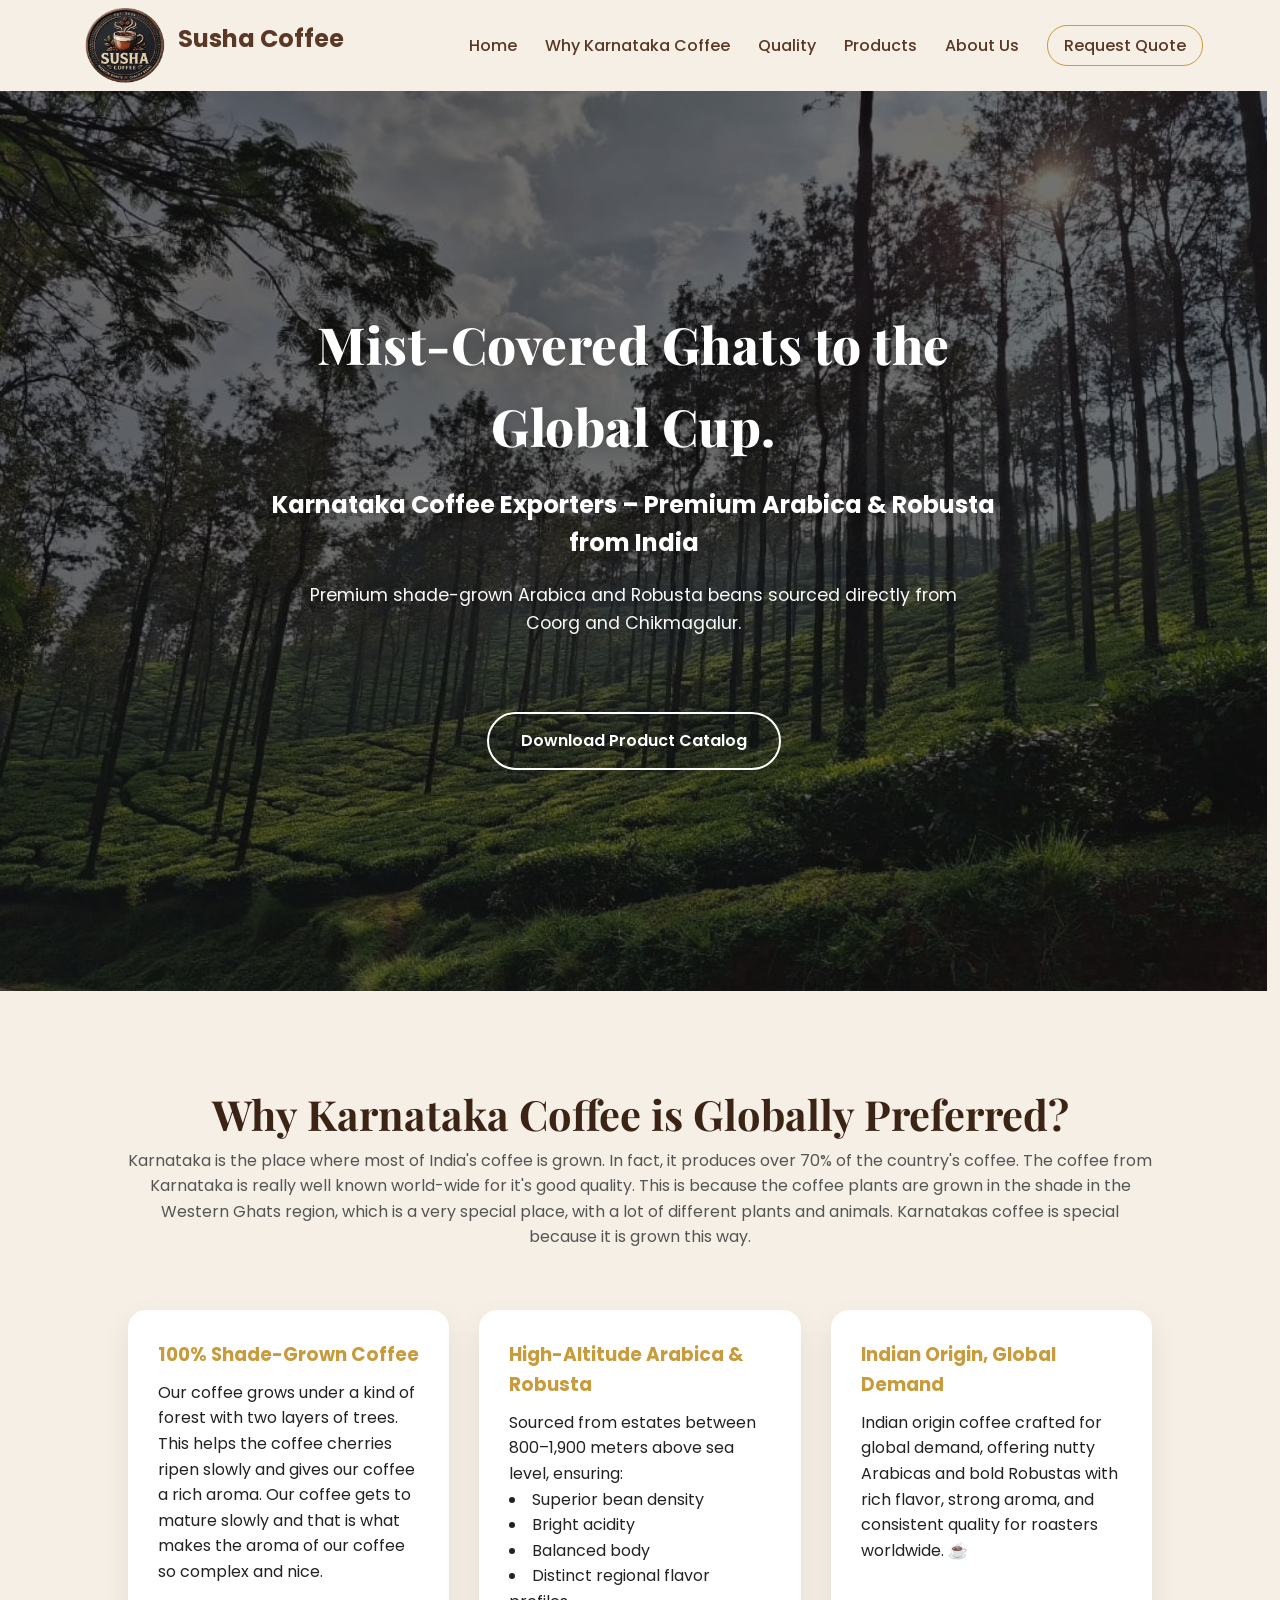
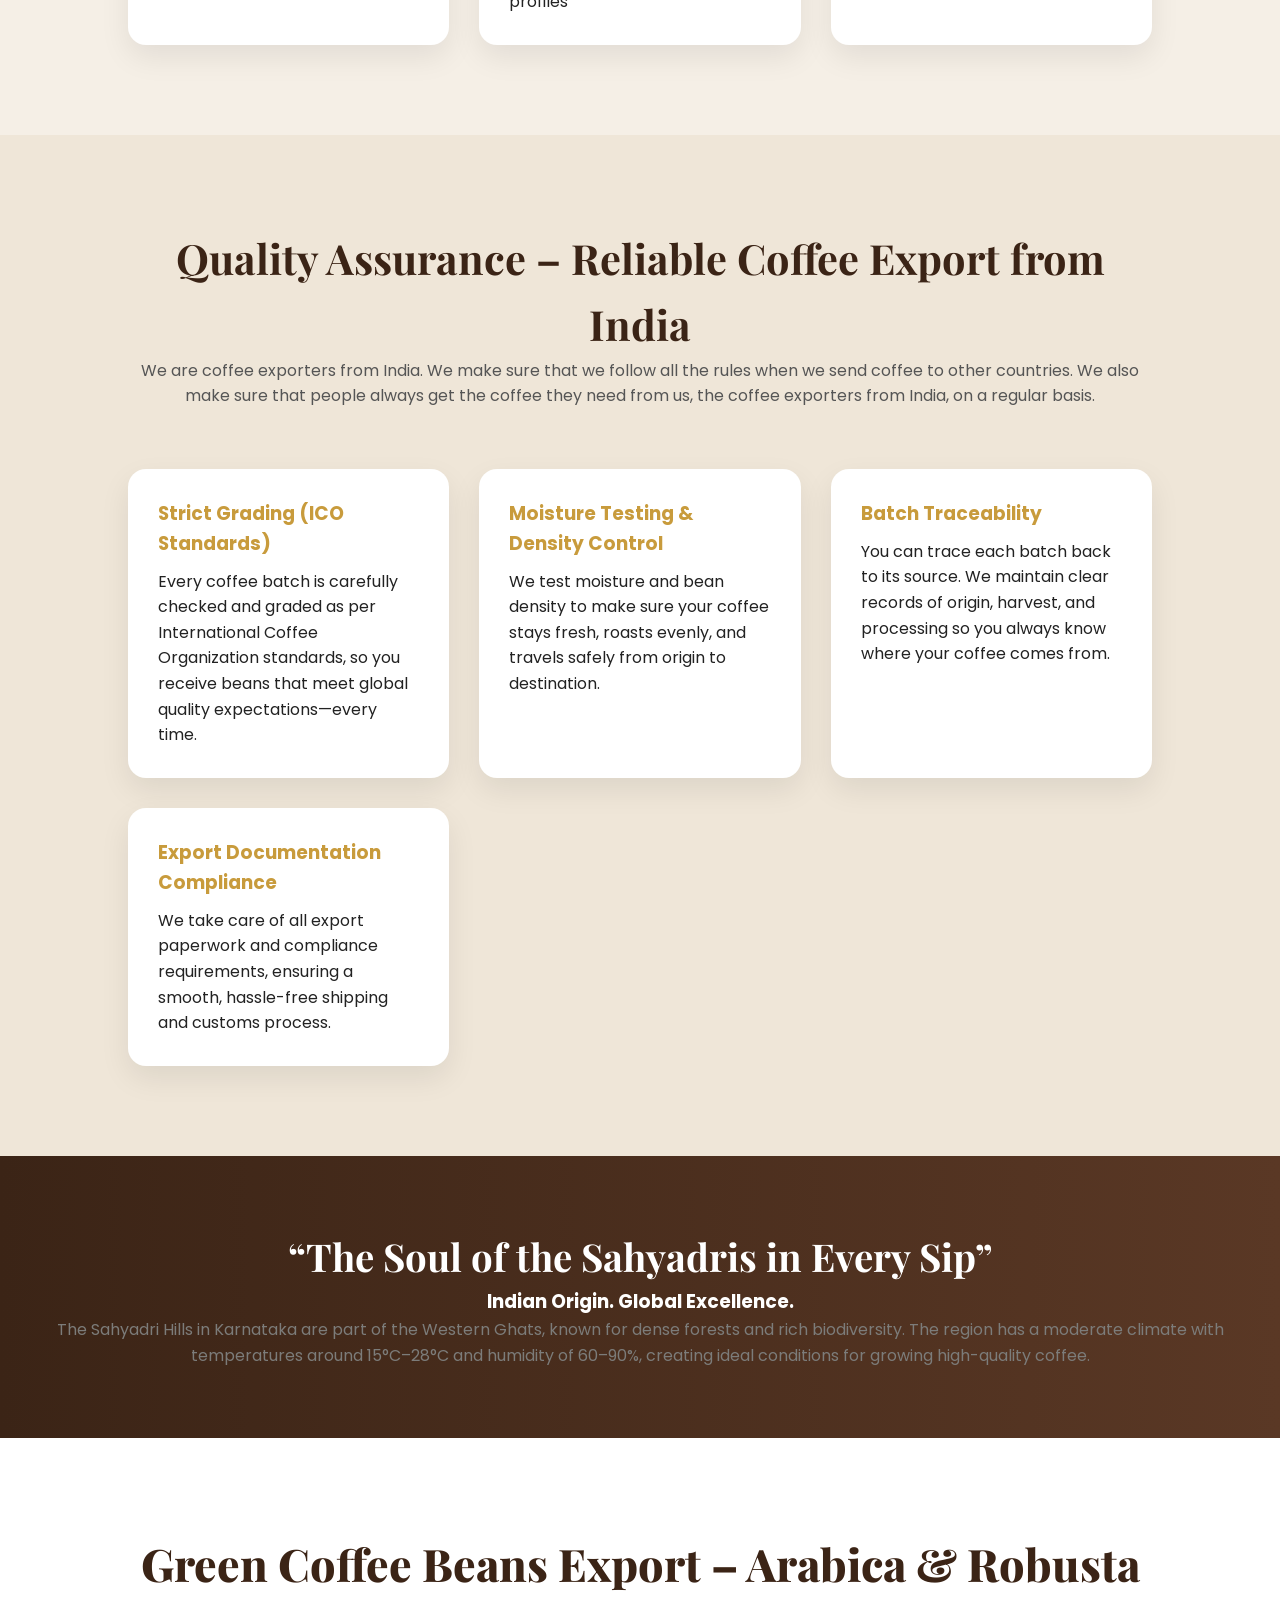
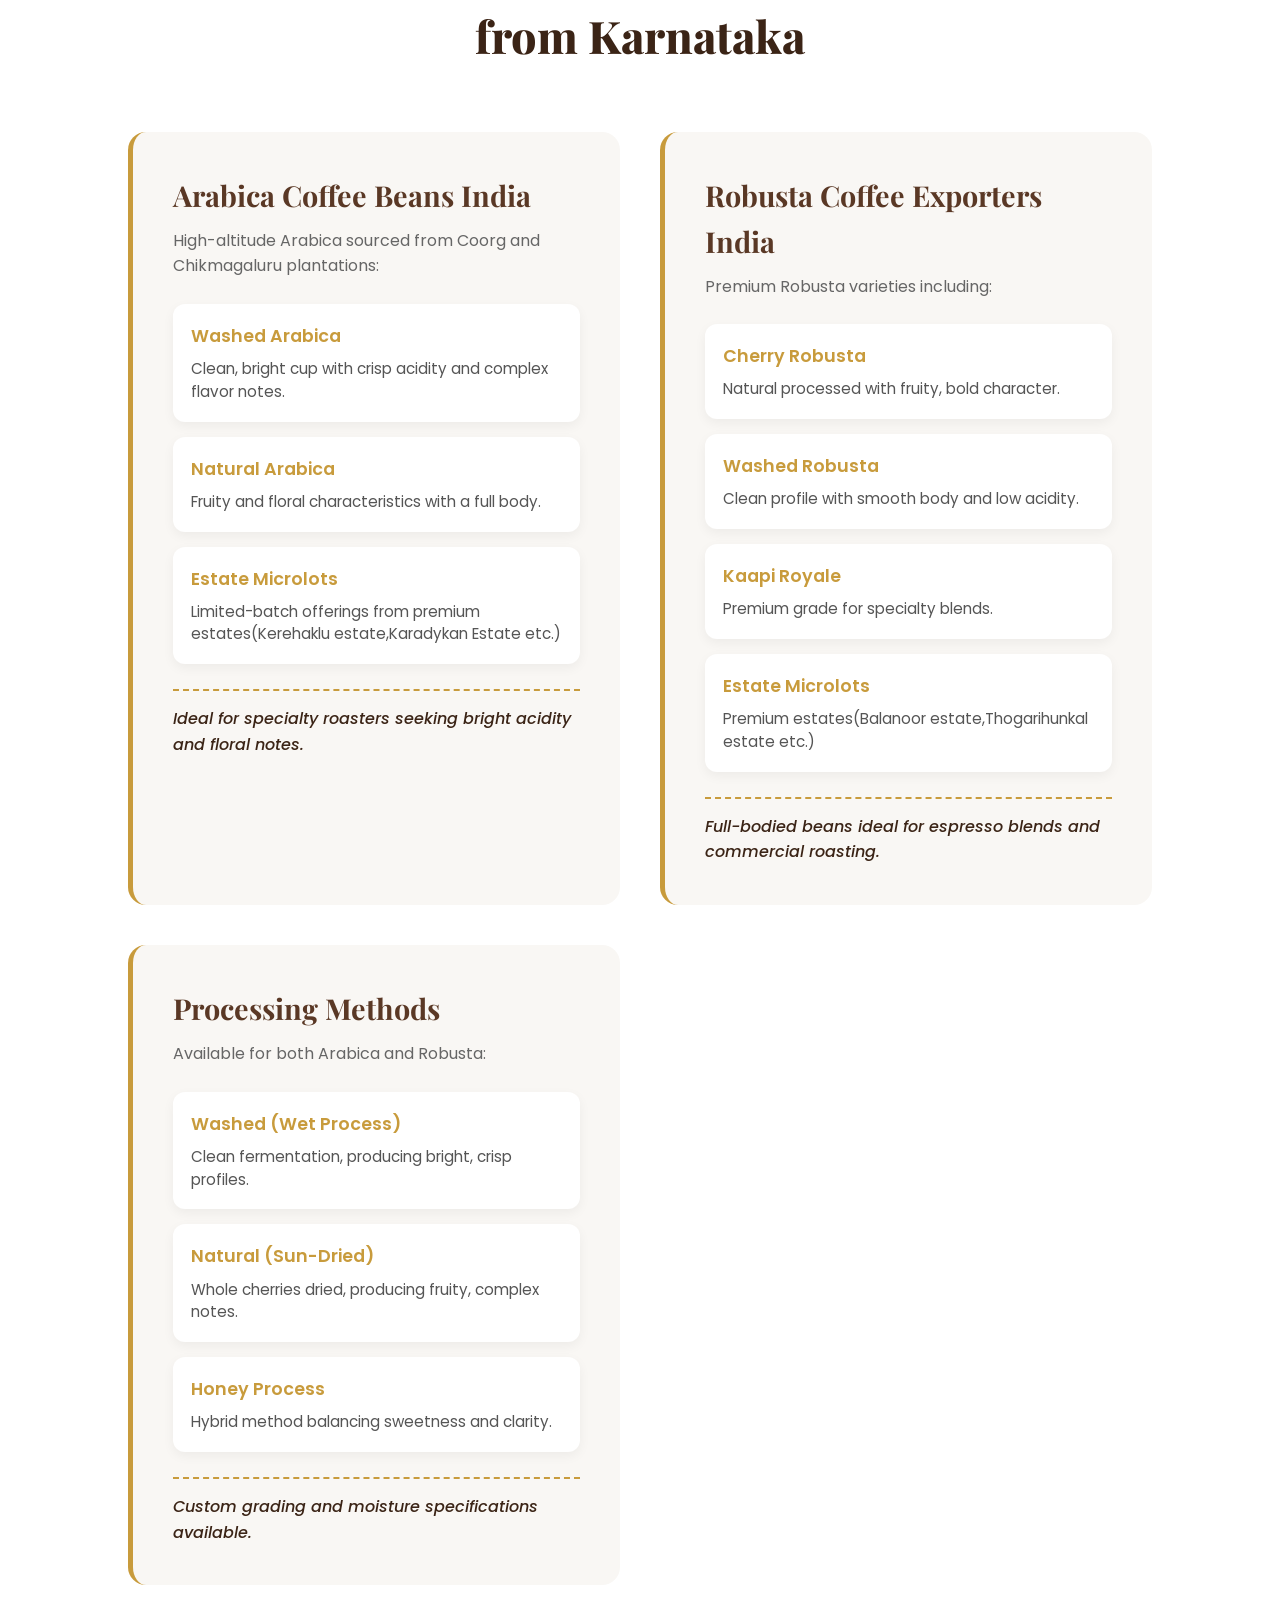
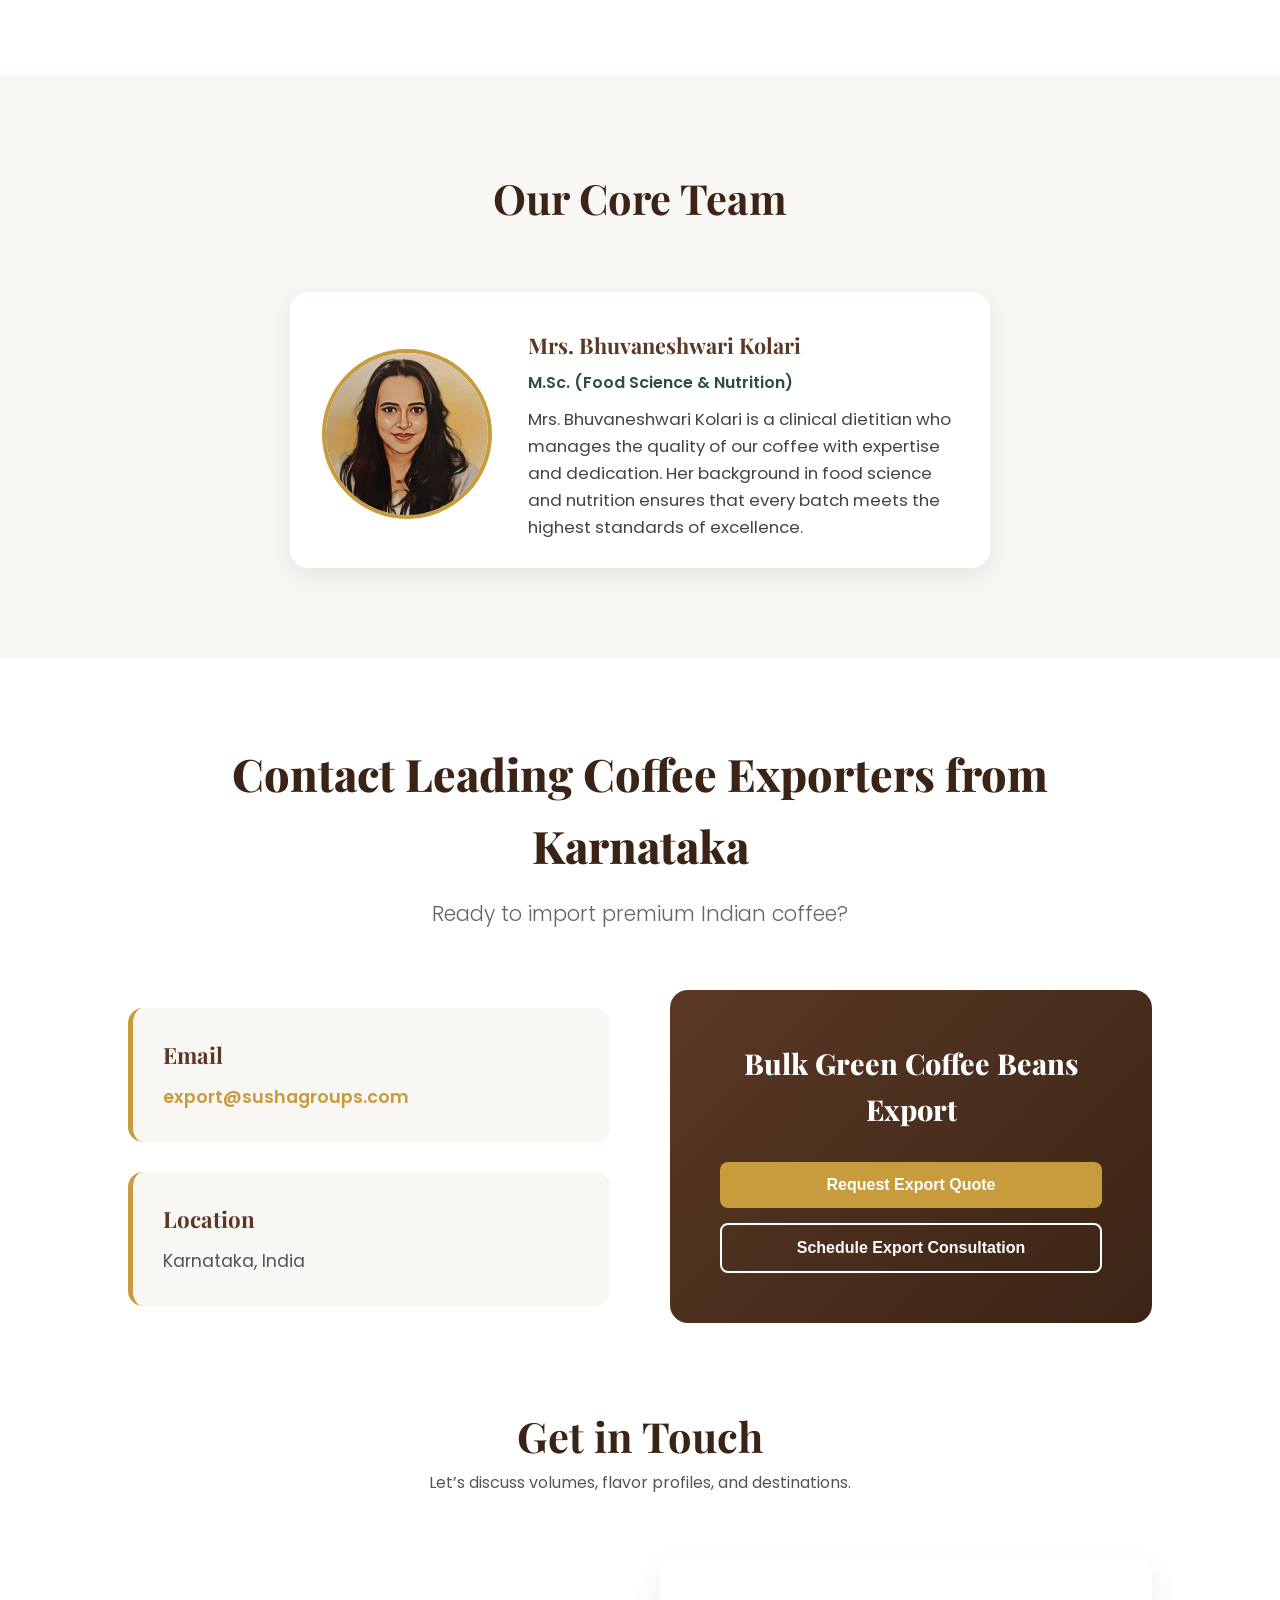
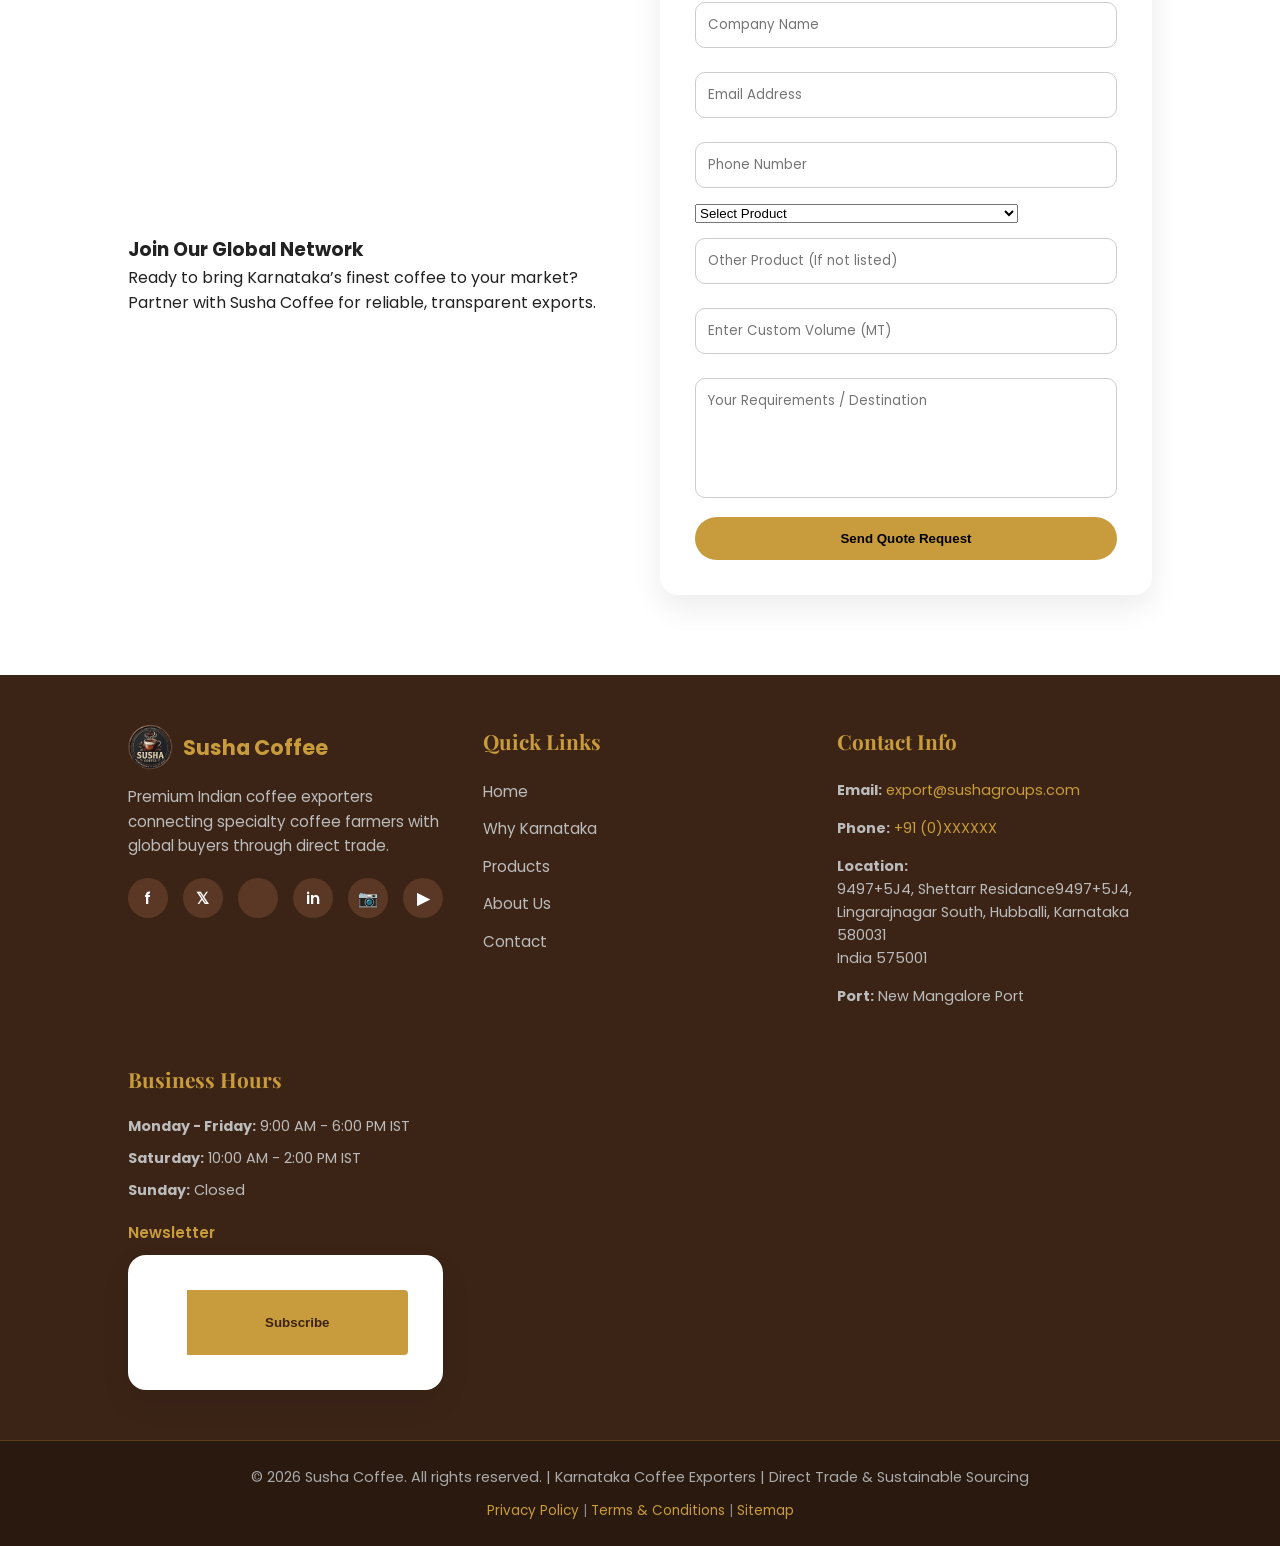
<file: index.html>
<!DOCTYPE html>
<html lang="en">

<head>
    <meta charset="UTF-8" />
    <meta name="viewport" content="width=device-width, initial-scale=1.0" />
    <meta name="description"
        content="Contact Susha Coffee for bulk Arabica and Robusta green coffee export inquiries from Karnataka, India.">
    <title>Karnataka Coffee Exporters | Arabica & Robusta Green Coffee Beans | Susha Coffee India</title>
    <link rel="stylesheet" href="Assets/style.css">


    <!-- Google Fonts -->
    <link
        href="https://fonts.googleapis.com/css2?family=Playfair+Display:wght@600;800&family=Poppins:wght@300;400;600&display=swap"
        rel="stylesheet">
</head>

<body>


    <!-- NAV -->
    <nav class="navbar">
        <div class="nav-logo">
            <img src="Assets/Images/logo2-removebg-preview.png" alt="Susha Coffee Logo">
            <h2>Susha Coffee</h2>
        </div>

        <!-- Hamburger -->
        <div class="menu-toggle" id="menuToggle">
            <span></span>
            <span></span>
            <span></span>
        </div>

        <ul class="nav-links" id="navLinks">
            <li><a href="#">Home</a></li>
            <li><a href="#why-kar">Why Karnataka Coffee</a></li>
            <li><a href="#quality">Quality</a></li>
            <li><a href="product.html">Products</a></li>
            <li><a href="about.html">About Us</a></li>
            <li><a href="#contact-form" class="btn-quote">Request Quote</a></li>
        </ul>
    </nav>


    <!-- HERO -->
    <section class="susha-hero-carousel">
        <div class="susha-carousel-slides">
            <div class="susha-carousel-slide susha-active"
                style="background-image: url('Assets/Images/chikmagalur-coffee-estate.webp');"></div>
            <div class="susha-carousel-slide"
                style="background-image: url('Assets/Images/Kalosi-Sulawesi-Coffee-Beans.jpg');"></div>
            <div class="susha-carousel-slide"
                style="background-image: url('Assets/Images/lush-coffee-plantation-panama-s-verdant-highlands-sunrise_1287633-9557.avif');">
            </div>
            <div class="susha-carousel-overlay"></div>
        </div>
        <div class="susha-hero-content">
            <h1>Mist-Covered Ghats to the Global Cup.</h1>
            <h2 class="hedding">Karnataka Coffee Exporters – Premium Arabica & Robusta from India</h2>
            <p>Premium shade-grown Arabica and Robusta beans sourced directly from Coorg and Chikmagalur.</p>
            <div class="hero-buttons">
                <!-- <a href="#contact-form" class="btn btn-primary">Request Export Quote</a> -->
                <a href="#" class="btn btn-outline">Download Product Catalog</a>
            </div>
        </div>
    </section>

    <!-- VIDEO SECTION -->
    <!-- <section class="susha-video-section" style="width:90vw; max-width:90%; overflow:hidden; margin:5%; padding:0;">
        <video class="susha-video" autoplay loop playsinline controls
            poster="Assets/Images/lush-coffee-plantation-panama-s-verdant-highlands-sunrise_1287633-9557.avif">
            <source src="Assets/Images/video.mp4" type="video/mp4">
            Your browser does not support the video tag.
        </video>
    </section> -->
    <!-- WHY -->
    <section id="why-kar">
        <div class="section-title">
            <h2>Why Karnataka Coffee is Globally Preferred?</h2>
            <p>Karnataka is the place where most of India's coffee is grown. In fact, it produces over 70%
                of the country's coffee. The coffee from Karnataka is really well known world-wide for
                it's good quality. This is because the coffee plants are grown in the shade in the Western Ghats
                region, which is a very special place, with a lot of different plants and animals. Karnatakas coffee
                is special because it is grown this way.</p>
        </div>

        <div class="grid">
            <div class="card">
                <h3>100% Shade-Grown Coffee</h3>
                <p>Our coffee grows under a kind of forest with two layers of trees. This helps the coffee cherries
                    ripen slowly and gives our coffee a rich aroma. Our coffee gets to mature slowly and that is what
                    makes
                    the aroma of our coffee so complex and nice.</p>
            </div>
            <div class="card">
                <h3>High-Altitude Arabica & Robusta</h3>
                <p> Sourced from estates between 800–1,900 meters above sea level, ensuring:
                    <li>Superior bean density</li>
                    <li> Bright acidity</li>
                    <li>Balanced body</li>
                    <li> Distinct regional flavor profiles</li>
                </p>
            </div>
            <div class="card">
                <h3>Indian Origin, Global Demand</h3>
                <p>Indian origin coffee crafted for global demand, offering nutty Arabicas and bold Robustas with rich
                    flavor, strong aroma, and consistent quality for roasters worldwide. ☕</p>
            </div>
        </div>
    </section>

    <!-- QUALITY -->
    <section class="dark-section" id="quality">
        <div class="section-title">
            <h2>Quality Assurance – Reliable Coffee Export from India</h2>
            <p>We are coffee exporters from India. We make sure that we follow all the rules when we send
                coffee to other countries. We also make sure that people always get the coffee they need from us, the
                coffee exporters from India, on a regular basis.</p>
        </div>

        <div class="grid">
            <div class="card">
                <h3>Strict Grading (ICO Standards)</h3>
                <p>Every coffee batch is carefully checked and graded as per International Coffee Organization
                    standards, so you receive beans that meet global quality expectations—every time.</p>
            </div>
            <div class="card">
                <h3>Moisture Testing & Density Control</h3>
                <p>We test moisture and bean density to make sure your coffee stays fresh, roasts evenly, and travels
                    safely from origin to destination.</p>
            </div>
            <div class="card">
                <h3>Batch Traceability</h3>
                <p>You can trace each batch back to its source. We maintain clear records of origin, harvest, and
                    processing so you always know where your coffee comes from.</p>
            </div>
            <div class="card">
                <h3>Export Documentation Compliance</h3>
                <p>We take care of all export paperwork and compliance requirements, ensuring a smooth, hassle-free
                    shipping and customs process.</p>
            </div>
        </div>
    </section>

    <!-- TAGLINE -->
    <div class="tagline">
        <h2>“The Soul of the Sahyadris in Every Sip”</h2>
        <h3>Indian Origin. Global Excellence.</h3>
        <p style="color: rgb(124, 124, 122); padding: 0px 20px;">The Sahyadri Hills in Karnataka are part of the Western
            Ghats, known for dense forests and rich biodiversity.
            The region has a moderate climate with temperatures around 15°C–28°C and humidity of 60–90%, creating ideal
            conditions for growing high-quality coffee.</p>
    </div>
    <!-- PRODUCTS -->
    <section id="products" class="products">
        <div>
            <h1 class="products-h1">Green Coffee Beans Export – Arabica & Robusta from Karnataka</h1>

            <div class="products-grid">
                <!-- ARABICA -->
                <div class="product-category">
                    <h2>Arabica Coffee Beans India</h2>
                    <p class="category-desc">High-altitude Arabica sourced from Coorg and Chikmagaluru plantations:</p>

                    <div class="product-list">
                        <div class="product-item">
                            <h4>Washed Arabica</h4>
                            <p>Clean, bright cup with crisp acidity and complex flavor notes.</p>
                        </div>
                        <div class="product-item">
                            <h4>Natural Arabica</h4>
                            <p>Fruity and floral characteristics with a full body.</p>
                        </div>
                        <div class="product-item">
                            <h4>Estate Microlots</h4>
                            <p>Limited-batch offerings from premium estates(Kerehaklu estate,Karadykan Estate etc.)</p>
                        </div>
                    </div>
                    <p class="category-note">Ideal for specialty roasters seeking bright acidity and floral notes.</p>
                </div>

                <!-- ROBUSTA -->
                <div class="product-category">
                    <h2>Robusta Coffee Exporters India</h2>
                    <p class="category-desc">Premium Robusta varieties including:</p>

                    <div class="product-list">
                        <div class="product-item">
                            <h4>Cherry Robusta</h4>
                            <p>Natural processed with fruity, bold character.</p>
                        </div>
                        <div class="product-item">
                            <h4>Washed Robusta</h4>
                            <p>Clean profile with smooth body and low acidity.</p>
                        </div>
                        <div class="product-item">
                            <h4>Kaapi Royale</h4>
                            <p>Premium grade for specialty blends.</p>
                        </div>
                        <div class="product-item">
                            <h4>Estate Microlots</h4>
                            <p>Premium estates(Balanoor estate,Thogarihunkal estate etc.)</p>
                        </div>
                    </div>
                    <p class="category-note">Full-bodied beans ideal for espresso blends and commercial roasting.</p>
                </div>

                <!-- PROCESSING METHODS -->
                <div class="product-category">
                    <h2>Processing Methods</h2>
                    <p class="category-desc">Available for both Arabica and Robusta:</p>

                    <div class="product-list">
                        <div class="product-item">
                            <h4>Washed (Wet Process)</h4>
                            <p>Clean fermentation, producing bright, crisp profiles.</p>
                        </div>
                        <div class="product-item">
                            <h4>Natural (Sun-Dried)</h4>
                            <p>Whole cherries dried, producing fruity, complex notes.</p>
                        </div>
                        <div class="product-item">
                            <h4>Honey Process</h4>
                            <p>Hybrid method balancing sweetness and clarity.</p>
                        </div>
                    </div>
                    <p class="category-note">Custom grading and moisture specifications available.</p>
                </div>
            </div>
        </div>
    </section>
    <!-- TESTIMONIALS -->
    <!-- CORE TEAM -->
    <section id="core-team" class="core-team-section">
        <div class="section-title">
            <h2>Our Core Team</h2>
        </div>
        <div class="core-team-grid">
            <div class="team-member-card">
                <img src="Assets/Images/Mrs. Bhuvaneshwari Shettar.jpeg" alt="Mrs. Bhuvaneshwari Shettar"
                    class="team-photo">
                <div class="team-member-info">
                    <h3>Mrs. Bhuvaneshwari Kolari</h3>
                    <p class="team-qual">M.Sc. (Food Science & Nutrition)</p>
                    <p class="team-desc">Mrs. Bhuvaneshwari Kolari is a clinical dietitian who manages the quality of
                        our coffee with expertise and dedication. Her background in food science and nutrition ensures
                        that every batch meets the highest standards of excellence.</p>
                </div>
            </div>
        </div>
    </section>
    <!-- <section id="testimonials" class="testimonials">
        <div class="section-title">
            <h2>What Our Global Buyers Say</h2>
            <p>Real feedback from coffee importers and roasters worldwide</p>
        </div>

        <div class="testimonials-grid">
            <div class="testimonial-card">
                <div class="stars">★★★★★</div>
                <p class="testimonial-text">"Susha Coffee delivers exceptional quality every time. Their direct trade
                    model ensures we get consistent, premium Arabica beans. Highly recommended!"</p>
                <p class="testimonial-author">— Roberto Martinez, Coffee Roasters Peru</p>
            </div>
            <div class="testimonial-card">
                <div class="stars">★★★★★</div>
                <p class="testimonial-text">"Working with Susha Coffee transformed our supply chain. Transparent
                    pricing, reliable delivery, and superior quality. This is the partner we've been looking for."</p>
                <p class="testimonial-author">— Sarah Chen, Specialty Coffee Importer, Singapore</p>
            </div>
            <div class="testimonial-card">
                <div class="stars">★★★★★</div>
                <p class="testimonial-text">"Their commitment to supporting small farmers while maintaining export
                    excellence is truly commendable. We've built a lasting partnership with Susha Coffee."</p>
                <p class="testimonial-author">— Johann Mueller, European Coffee Distributor, Germany</p>
            </div>
        </div>
    </section> -->
    <!-- CONTACT -->
    <section id="contact-section" class="contact-section">
        <div class="contact-header">
            <h1 class="contact-h1">Contact Leading Coffee Exporters from Karnataka</h1>
            <p class="contact-subtitle">Ready to import premium Indian coffee?</p>
        </div>

        <div class="contact-container">
            <div class="contact-info">
                <div class="info-item">
                    <h3>Email</h3>
                    <p><a href="mailto:export@sushagroups.com">export@sushagroups.com</a></p>
                </div>
                <div class="info-item">
                    <h3>Location</h3>
                    <p>Karnataka, India</p>
                </div>
            </div>

            <div class="contact-cta">
                <h3>Bulk Green Coffee Beans Export</h3>
                <div class="cta-buttons">
                    <button class="btn-primary"> <a href="#contact-form"
                            style="text-decoration: none; color: white;">Request Export Quote</a> </button>
                    <button class="btn-secondary">Schedule Export Consultation</button>
                </div>
            </div>
        </div>

        <div class="section-title" style="margin-top: 60px;" id="contact-form">
            <h2>Get in Touch</h2>
            <p>Let’s discuss volumes, flavor profiles, and destinations.</p>
        </div>

        <div class="contact">
            <div>
                <h3>Join Our Global Network</h3>
                <p>
                    Ready to bring Karnataka’s finest coffee to your market?
                    Partner with Susha Coffee for reliable, transparent exports.
                </p>
            </div>

            <form action="https://formsubmit.co/sushaexports@gmail.com" method="POST">

    <input type="text" name="company" placeholder="Company Name" required>
    <input type="email" name="email" placeholder="Email Address" required>
    <input type="number" name="phone" placeholder="Phone Number" required>

    <select name="product" required>
        <option value="">Select Product</option>
        <option value="Robusta Royale">WASHED ROBUSTA (ROBUSTA KAAPI ROYALE)</option>
        <option value="Robusta AAA">WASHED ROBUSTA (AAA)</option>
        <option value="Robusta AA">WASHED ROBUSTA (AA)</option>
        <option value="Robusta A">WASHED ROBUSTA (A)</option>
        <option value="Robusta AB">WASHED ROBUSTA (AB)</option>

        <option value="Arabica EB">WASHED ARABICA (MYSORE NUGGETS EB)</option>
        <option value="Arabica AAA">WASHED ARABICA (AAA)</option>
        <option value="Arabica AA">WASHED ARABICA (AA)</option>
        <option value="Arabica A">WASHED ARABICA (A)</option>
        <option value="Arabica AB">WASHED ARABICA (AB)</option>
    </select>

    <input type="text" name="custom_product" placeholder="Other Product (If not listed)">

   

    <input type="text" name="custom_volume" placeholder="Enter Custom Volume (MT)">

    <textarea name="message" placeholder="Your Requirements / Destination"></textarea>

    <!-- Hidden settings -->
    <input type="hidden" name="_subject" value="New Export Inquiry - Susha Exports">
    <input type="hidden" name="_captcha" value="false">
    <input type="hidden" name="_template" value="table">

    <button type="submit">Send Quote Request</button>
</form>
        </div>
    </section>

    <!-- FOOTER -->
    <footer class="footer">
        <div class="footer-content">
            <!-- Footer Column 1: Logo & About -->
            <div class="footer-column">
                <div class="footer-logo">
                    <img src="Assets/Images/logo2-removebg-preview.png" alt="Susha Coffee Logo">
                    <h3>Susha Coffee</h3>
                </div>
                <p class="footer-desc">Premium Indian coffee exporters connecting specialty coffee farmers with global
                    buyers through direct trade.</p>
                <div class="social-icons">
                    <a href="#" title="Facebook"><i class="fab fa-facebook"></i>f</a>
                    <a href="#" title="Twitter"><i class="fab fa-twitter"></i>𝕏</a>
                    <a href="#" title="LinkedIn"><a href="#" title="LinkedIn">in</a>
                        <a href="#" title="Instagram"><i class="fab fa-instagram"></i>📷</a>
                        <a href="#" title="YouTube"><i class="fab fa-youtube"></i>▶</a>
                </div>
            </div>

            <!-- Footer Column 2: Quick Links -->
            <div class="footer-column">
                <h4>Quick Links</h4>
                <ul class="footer-links">
                    <li><a href="index.html">Home</a></li>
                    <li><a href="index.html#why-kar">Why Karnataka</a></li>
                    <li><a href="index.html#products">Products</a></li>
                    <li><a href="about.html">About Us</a></li>
                    <li><a href="index.html#contact-section">Contact</a></li>
                </ul>
            </div>

            <!-- Footer Column 3: Contact Information -->
            <div class="footer-column">
                <h4>Contact Info</h4>
                <ul class="contact-list">
                    <li><strong>Email:</strong> <a href="mailto:export@sushagroups.com">export@sushagroups.com</a></li>
                    <li><strong>Phone:</strong> <a href="tel:+918XX-XXXX-XXXX">+91 (0)XXXXXX</a></li>
                    <li><strong>Location:</strong><br>9497+5J4, Shettarr Residance9497+5J4, Lingarajnagar South,
                        Hubballi, Karnataka 580031<br>India 575001</li>
                    <li><strong>Port:</strong> New Mangalore Port</li>
                </ul>
            </div>

            <!-- Footer Column 4: Business Hours -->
            <div class="footer-column">
                <h4>Business Hours</h4>
                <ul class="hours-list">
                    <li><strong>Monday - Friday:</strong> 9:00 AM - 6:00 PM IST</li>
                    <li><strong>Saturday:</strong> 10:00 AM - 2:00 PM IST</li>
                    <li><strong>Sunday:</strong> Closed</li>
                </ul>
                <p class="newsletter-title" style="margin-top: 20px;">Newsletter</p>
                <form class="newsletter-form">
                    <input type="email" placeholder="Your email" required>
                    <button type="submit">Subscribe</button>
                </form>
            </div>
        </div>

        <!-- Footer Bottom -->
        <div class="footer-bottom">
            <p>&copy; 2026 Susha Coffee. All rights reserved. | Karnataka Coffee Exporters | Direct Trade & Sustainable
                Sourcing</p>
            <div class="footer-links-bottom">
                <a href="#">Privacy Policy</a> | <a href="#">Terms & Conditions</a> | <a href="#">Sitemap</a>
            </div>
        </div>
    </footer>
    <script>
        // Navbar mobile
        const menuToggle = document.getElementById("menuToggle");
        const navLinks = document.getElementById("navLinks");
        const navItems = navLinks.querySelectorAll("a");
        menuToggle.addEventListener("click", () => {
            menuToggle.classList.toggle("active");
            navLinks.classList.toggle("active");
        });
        navItems.forEach(item => {
            item.addEventListener("click", () => {
                menuToggle.classList.remove("active");
                navLinks.classList.remove("active");
            });
        });

        // Hero Carousel (Susha)
        (function () {
            const slides = document.querySelectorAll('.susha-carousel-slide');
            let currentSlide = 0;
            let timer = null;
            function showSlide(idx) {
                slides.forEach((slide, i) => {
                    slide.classList.toggle('susha-active', i === idx);
                });
            }
            function startCarousel() {
                timer = setInterval(() => {
                    currentSlide = (currentSlide + 1) % slides.length;
                    showSlide(currentSlide);
                }, 4000);
            }
            // Show first slide immediately
            showSlide(0);
            startCarousel();
        })();
    </script>


</body>

</html>
</file>
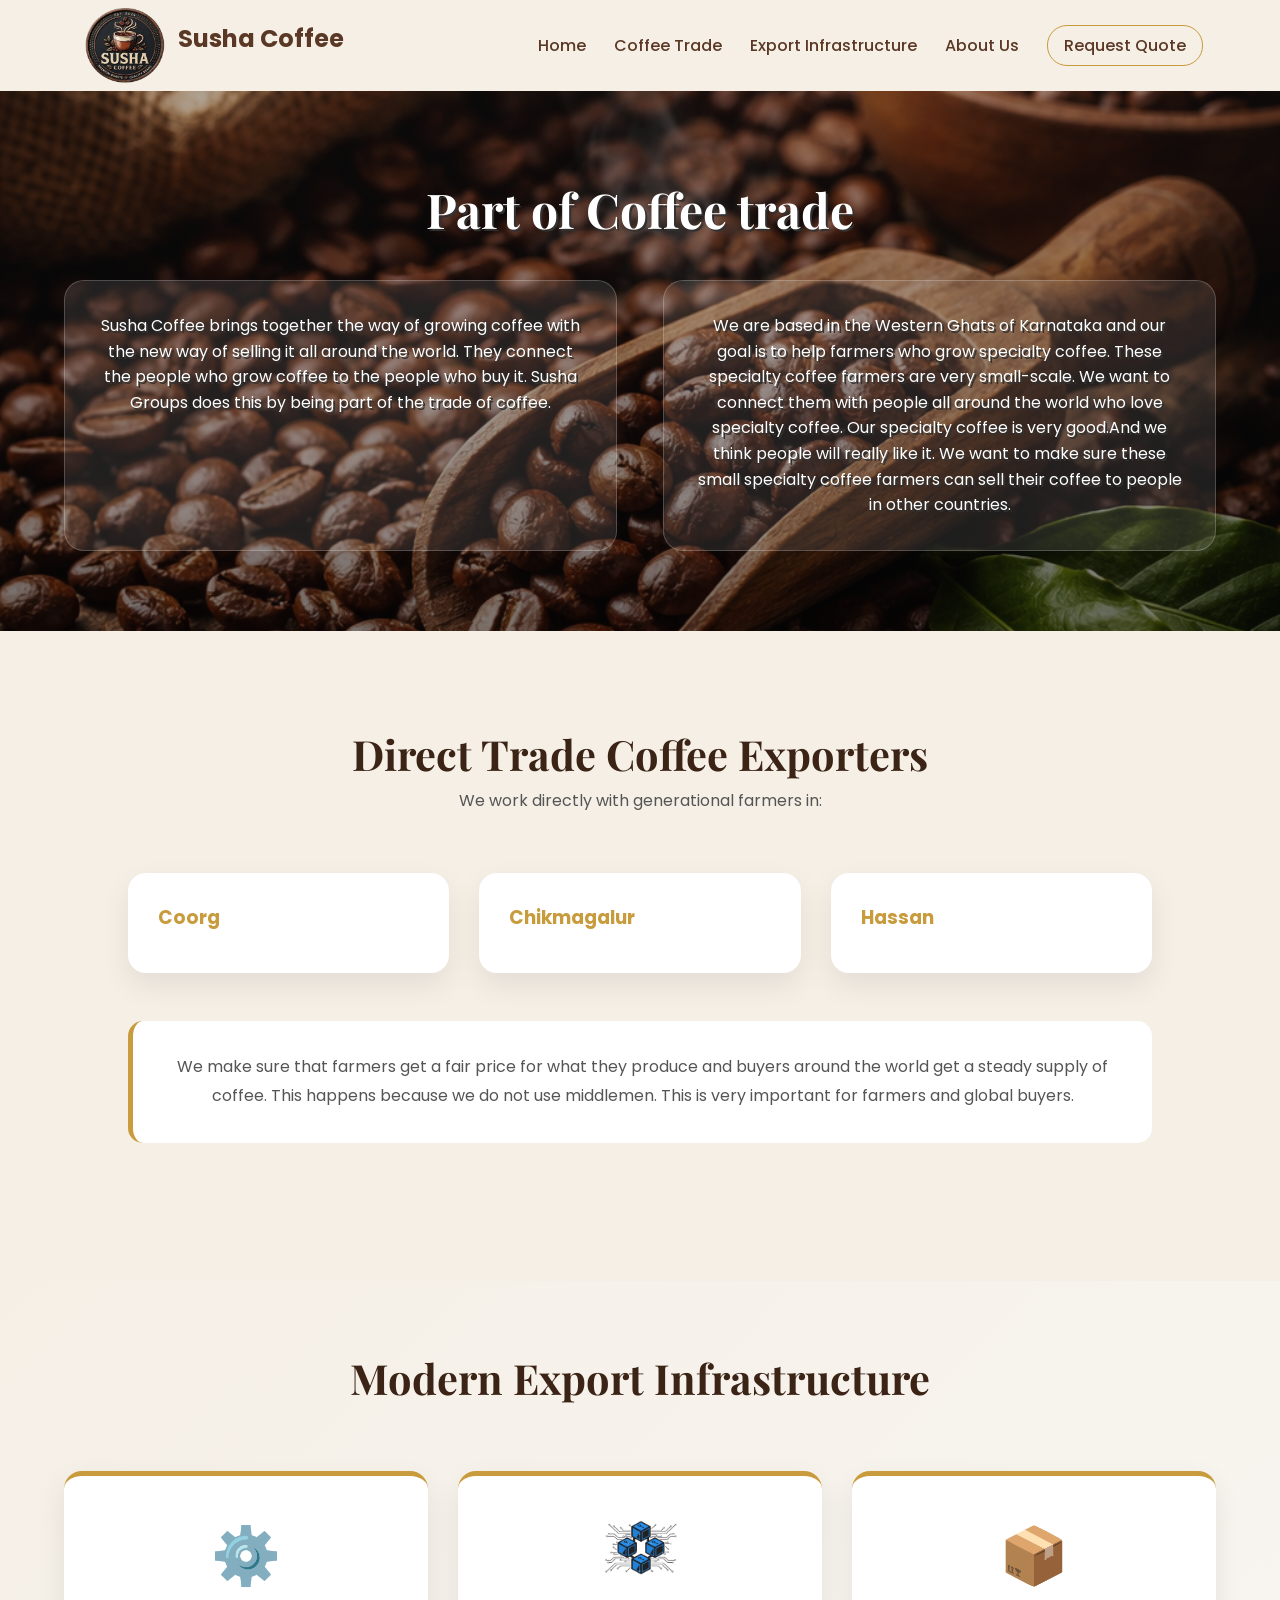
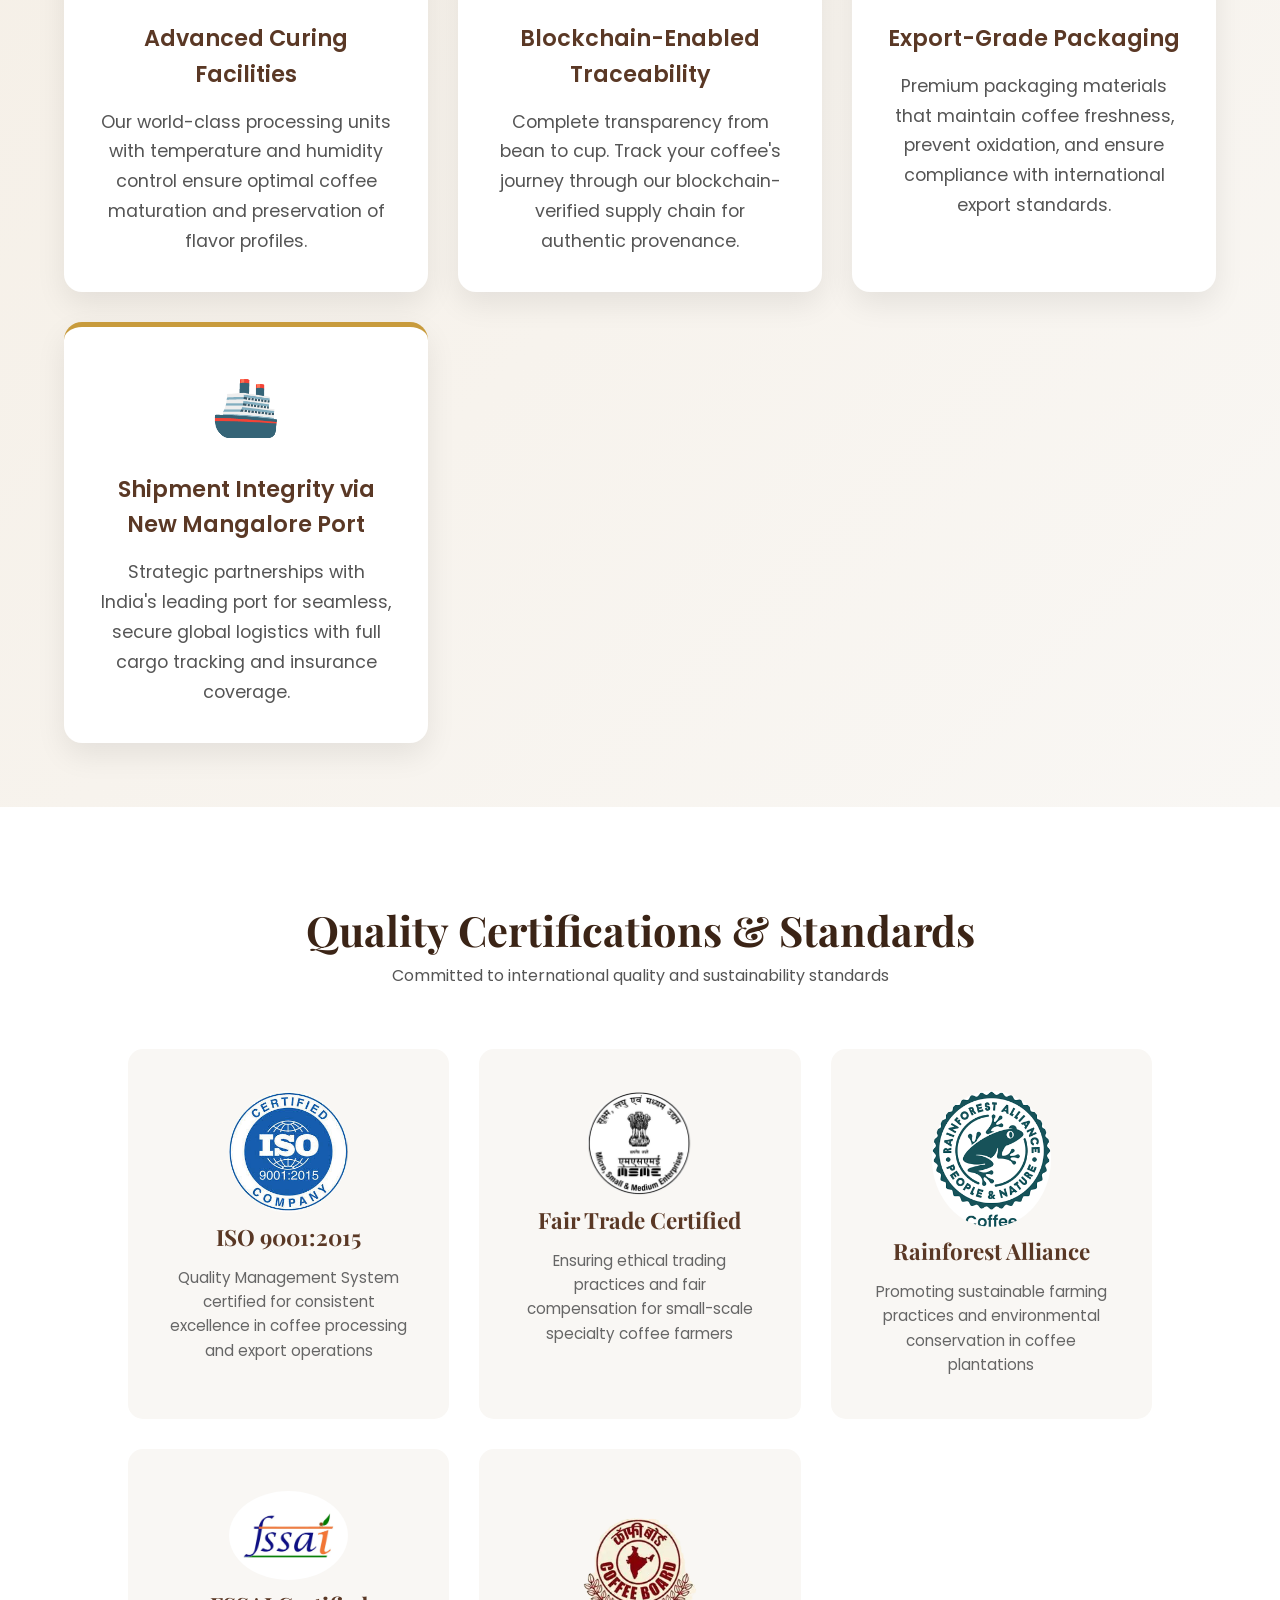
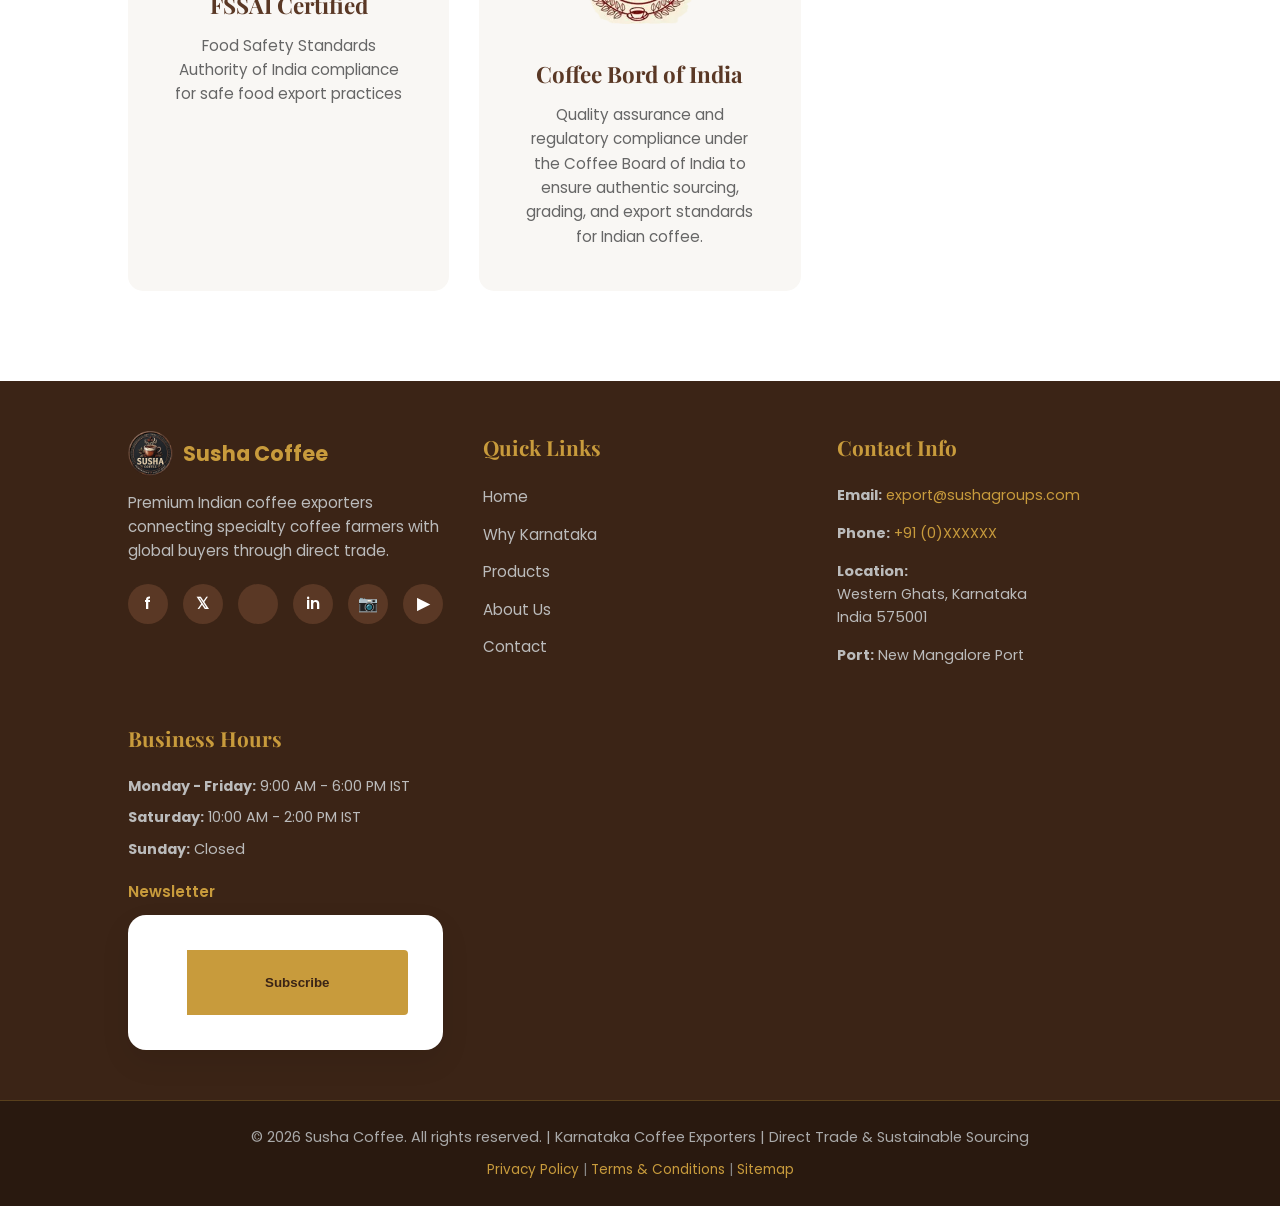
<file: about.html>
<!DOCTYPE html>
<html lang="en">

<head>
    <meta charset="UTF-8">
    <meta name="viewport" content="width=device-width, initial-scale=1.0">
    <meta name="description" content="Susha Coffee is a company from Karnataka in India. They sell coffee to countries. Susha Coffee 
       helps small coffee planters sell their coffee to people around the world who really like special 
       kinds of coffee. They do this in a way that's good for the earth and they are very careful about 
       how they send the coffee to other countries. Susha Coffee is really good, at geƫ ng coffee from 
       these planters to the people who want to buy it.">
    <link
        href="https://fonts.googleapis.com/css2?family=Playfair+Display:wght@600;800&family=Poppins:wght@300;400;600&display=swap"
        rel="stylesheet">
    <link rel="stylesheet" href="Assets/style.css">
    <title>About Susha Coffee | Indian Coffee Export Company | Karnataka</title>
</head>

<body>
    <!-- NAV -->
    <nav class="navbar">
        <div class="nav-logo">
            <img src="Assets/Images/logo2-removebg-preview.png" alt="Susha Coffee Logo">
            <h2>Susha Coffee</h2>
        </div>

        <!-- Hamburger -->
        <div class="menu-toggle" id="menuToggle">
            <span></span>
            <span></span>
            <span></span>
        </div>

        <ul class="nav-links" id="navLinks">
            <li><a href="index.html">Home</a></li>
            <li><a href="#why-kar">Coffee Trade</a></li>
            <li><a href="#Export-Infrastructure">Export Infrastructure</a></li>
            <li><a href="index.html#about-section">About Us</a></li>
            <li><a href="index.html#contact-form" class="btn-quote">Request Quote</a></li>
        </ul>
    </nav>

    <section class="hero  about">
        <div>
            <h1>Part of Coffee trade</h1>
            <div class="main">
                <div class="col">
                    Susha Coffee brings together the way of growing coffee with the new way of selling it all
                    around the world. They connect the people who grow coffee to the people who buy it. Susha
                    Groups does this by being part of the trade of coffee.
                </div>
                <div class="col">
                    We are based in the Western Ghats of Karnataka and our goal is to help farmers who grow specialty
                    coffee.
                    These specialty coffee farmers are very small-scale. We want to connect them with people all around
                    the world who love specialty coffee. Our specialty coffee is very good.And we think people will
                    really like it. We want to make sure these small specialty coffee farmers can sell their coffee to
                    people in other countries.
                </div>
            </div>
        </div>
    </section>

    <section id="why-kar">
        <div style="margin: 0%;">
            <div class="section-title">
                <h2>Direct Trade Coffee Exporters</h2>
                <p>We work directly with generational farmers in:</p>
            </div>

            <div class="grid">
                <div class="card cd">
                    <h3>Coorg</h3>

                </div>
                <div class="card cd">
                    <h3>Chikmagalur</h3>

                </div>
                <div class="card cd">
                    <h3>Hassan</h3>

                </div>

            </div>
            <p class="trade">We make sure that farmers get a fair price for what they produce and buyers around the
                world get a steady supply of coffee. This happens because we do not use middlemen. This is very
                important for farmers and global buyers.</p>
        </div>
    </section>
    <section class="infrastructure" id="Export-Infrastructure">
        <div>
            <div class="section-title">
                <h2>Modern Export Infrastructure</h2>
            </div>

            <div class="infrastructure-grid">
                <div class="infra-card">
                    <div class="infra-icon">⚙️</div>
                    <h3>Advanced Curing Facilities</h3>
                    <p>Our world-class processing units with temperature and humidity control ensure optimal coffee
                        maturation and preservation of flavor profiles.</p>
                </div>
                <div class="infra-card">
                    <div class="infra-icon"><img
                            src="Assets/Images/WhatsApp_Image_2026-03-09_at_11.48.34_AM-removebg-preview.png" alt=""
                            style="width: 75px; height: 55px;"></div>
                    <h3>Blockchain-Enabled Traceability</h3>
                    <p>Complete transparency from bean to cup. Track your coffee's journey through our
                        blockchain-verified supply chain for authentic provenance.</p>
                </div>
                <div class="infra-card">
                    <div class="infra-icon">📦</div>
                    <h3>Export-Grade Packaging</h3>
                    <p>Premium packaging materials that maintain coffee freshness, prevent oxidation, and ensure
                        compliance with international export standards.</p>
                </div>
                <div class="infra-card">
                    <div class="infra-icon">🚢</div>
                    <h3>Shipment Integrity via New Mangalore Port</h3>
                    <p>Strategic partnerships with India's leading port for seamless, secure global logistics with full
                        cargo tracking and insurance coverage.</p>
                </div>
            </div>
        </div>
    </section>

    <!-- CERTIFICATIONS -->
    <section class="certifications">
        <div class="section-title">
            <h2>Quality Certifications & Standards</h2>
            <p>Committed to international quality and sustainability standards</p>
        </div>

        <div class="certifications-grid">
            <div class="cert-card">
                <div class="cert-icon"><img src="Assets/Images/iso.jpeg" alt="Coffee Board of India Logo"></div>
                <h3>ISO 9001:2015</h3>
                <p>Quality Management System certified for consistent excellence in coffee processing and export
                    operations</p>
            </div>
            <div class="cert-card">
                <div class="cert-icon"><img src="Assets/Images/msme.png" alt="Coffee Board of India Logo"></div>
                <h3>Fair Trade Certified</h3>
                <p>Ensuring ethical trading practices and fair compensation for small-scale specialty coffee farmers</p>
            </div>
            <div class="cert-card">
                <div class="cert-icon"><img src="Assets/Images/rfa.png" alt="Coffee Board of India Logo"></div>
                <h3>Rainforest Alliance</h3>
                <p>Promoting sustainable farming practices and environmental conservation in coffee plantations</p>
            </div>
            <div class="cert-card">
                <div class="cert-icon"><img src="Assets/Images/FSSAI logo.webp" alt="FSSAI Logo"></div>
                <h3>FSSAI Certified</h3>
                <p>Food Safety Standards Authority of India compliance for safe food export practices</p>
            </div>
            <div class="cert-card">
                <div class="cert-icon"><img src="Assets/Images/coffee bord logo2.png" alt="Coffee Board of India Logo"></div>
                <h3>Coffee Bord of India</h3>
                <p>Quality assurance and regulatory compliance under the Coffee Board of India to ensure authentic
                    sourcing, grading, and export standards for Indian coffee.</p>
            </div>
        </div>
    </section>

    <!-- FOOTER -->
    <footer class="footer">
        <div class="footer-content">
            <!-- Footer Column 1: Logo & About -->
            <div class="footer-column">
                <div class="footer-logo">
                    <img src="Assets/Images/logo2-removebg-preview.png" alt="Susha Coffee Logo">
                    <h3>Susha Coffee</h3>
                </div>
                <p class="footer-desc">Premium Indian coffee exporters connecting specialty coffee farmers with global
                    buyers through direct trade.</p>
                <div class="social-icons">
                    <a href="#" title="Facebook"><i class="fab fa-facebook"></i>f</a>
                    <a href="#" title="Twitter"><i class="fab fa-twitter"></i>𝕏</a>
                    <a href="#" title="LinkedIn"><a href="#" title="LinkedIn">in</a>
                        <a href="#" title="Instagram"><i class="fab fa-instagram"></i>📷</a>
                        <a href="#" title="YouTube"><i class="fab fa-youtube"></i>▶</a>
                </div>
            </div>

            <!-- Footer Column 2: Quick Links -->
            <div class="footer-column">
                <h4>Quick Links</h4>
                <ul class="footer-links">
                    <li><a href="index.html">Home</a></li>
                    <li><a href="index.html#why-kar">Why Karnataka</a></li>
                    <li><a href="index.html#products">Products</a></li>
                    <li><a href="about.html">About Us</a></li>
                    <li><a href="index.html#contact-section">Contact</a></li>
                </ul>
            </div>

            <!-- Footer Column 3: Contact Information -->
            <div class="footer-column">
                <h4>Contact Info</h4>
                <ul class="contact-list">
                    <li><strong>Email:</strong> <a href="mailto:export@sushagroups.com">export@sushagroups.com</a></li>
                    <li><strong>Phone:</strong> <a href="tel:+918XX-XXXX-XXXX">+91 (0)XXXXXX</a></li>
                    <li><strong>Location:</strong><br>Western Ghats, Karnataka<br>India 575001</li>
                    <li><strong>Port:</strong> New Mangalore Port</li>
                </ul>
            </div>

            <!-- Footer Column 4: Business Hours -->
            <div class="footer-column">
                <h4>Business Hours</h4>
                <ul class="hours-list">
                    <li><strong>Monday - Friday:</strong> 9:00 AM - 6:00 PM IST</li>
                    <li><strong>Saturday:</strong> 10:00 AM - 2:00 PM IST</li>
                    <li><strong>Sunday:</strong> Closed</li>
                </ul>
                <p class="newsletter-title" style="margin-top: 20px;">Newsletter</p>
                <form class="newsletter-form">
                    <input type="email" placeholder="Your email" required>
                    <button type="submit">Subscribe</button>
                </form>
            </div>
        </div>

        <!-- Footer Bottom -->
        <div class="footer-bottom">
            <p>&copy; 2026 Susha Coffee. All rights reserved. | Karnataka Coffee Exporters | Direct Trade & Sustainable
                Sourcing</p>
            <div class="footer-links-bottom">
                <a href="#">Privacy Policy</a> | <a href="#">Terms & Conditions</a> | <a href="#">Sitemap</a>
            </div>
        </div>
    </footer>

    <script>
        const menuToggle = document.getElementById("menuToggle");
        const navLinks = document.getElementById("navLinks");

        menuToggle.addEventListener("click", () => {
            navLinks.classList.toggle("active");
        });
    </script>
</body>

</html>
</file>
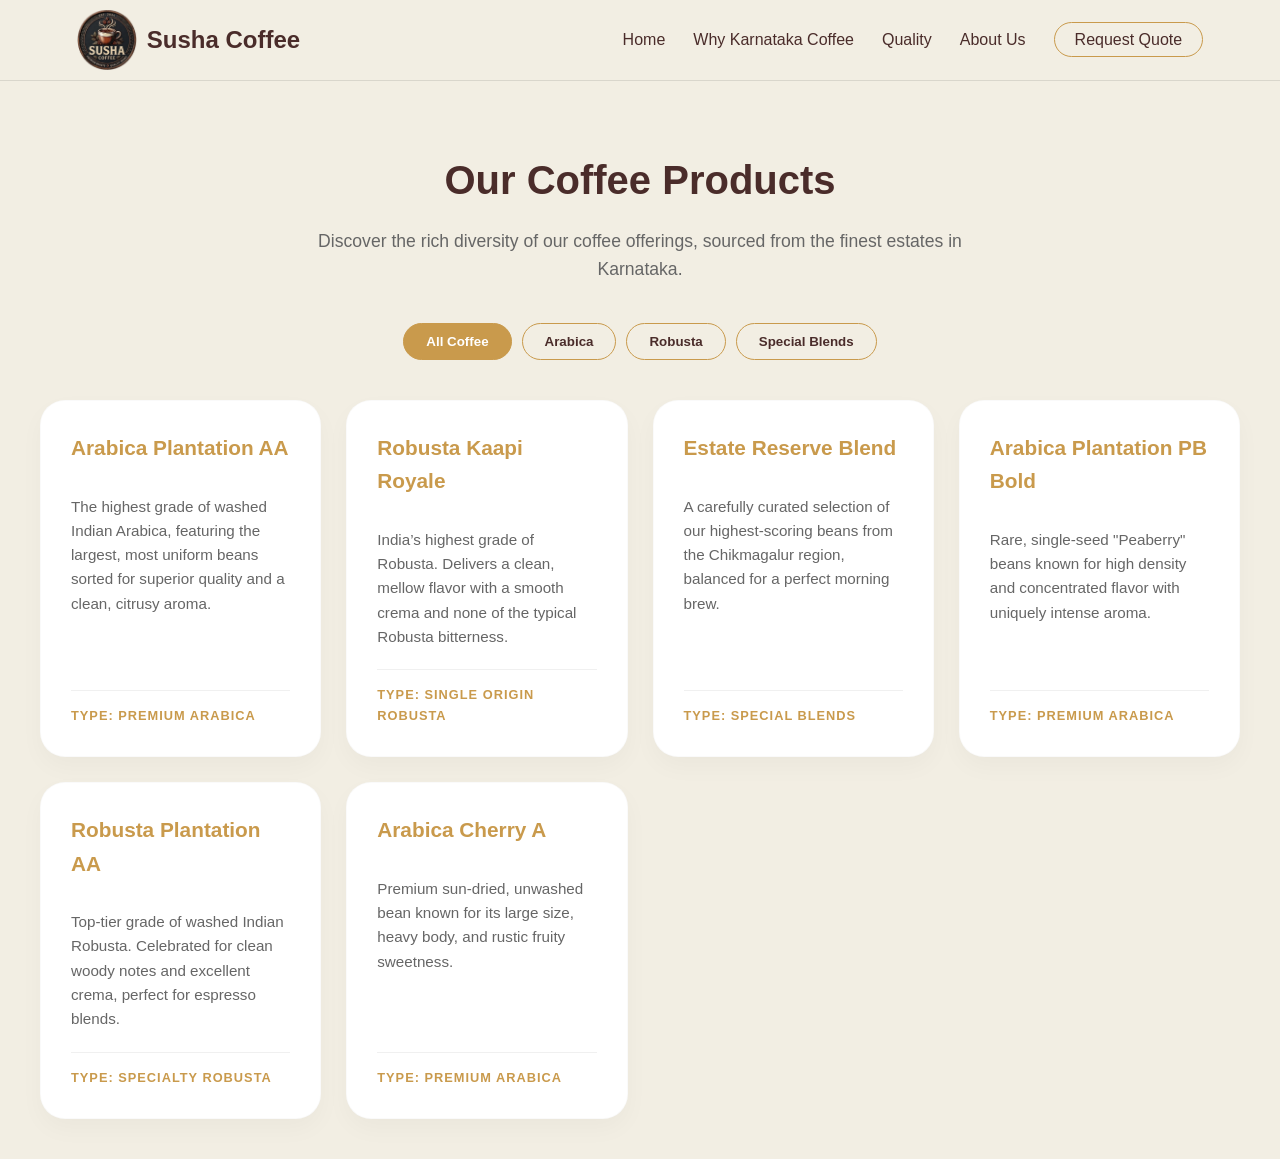
<file: product.html>
<!DOCTYPE html>
<html lang="en">
<head>
    <meta charset="UTF-8">
    <meta name="viewport" content="width=device-width, initial-scale=1.0">
    <title>Our Coffee Products | Susha Coffee</title>
    <style>
        /* --- CSS VARIABLES --- */
        :root {
            --bg-cream: #f2eee3;
            --card-white: #ffffff;
            --accent-gold: #c99a4c;
            --text-dark: #4a2c2a;
            --text-muted: #666666;
            --nav-height: 80px;
        }

        /* --- BASE STYLES --- */
        body {
            background-color: var(--bg-cream);
            font-family: 'Segoe UI', Roboto, Helvetica, Arial, sans-serif;
            margin: 0;
            padding: 0;
            color: var(--text-dark);
            line-height: 1.6;
            overflow-x: hidden;
        }

        /* --- NAVBAR --- */
        .navbar {
            background-color: var(--bg-cream);
            display: flex;
            align-items: center;
            justify-content: space-between;
            padding: 0 6%;
            height: var(--nav-height);
            position: sticky;
            top: 0;
            z-index: 1000;
            border-bottom: 1px solid rgba(0,0,0,0.1);
        }

        .nav-logo {
            display: flex;
            align-items: center;
        }

        .nav-logo h2 {
            margin: 0 0 0 10px;
            color: var(--text-dark);
            font-size: 1.5rem;
        }

        .nav-logo img {
            width: 60px;
            height: auto;
        }

        /* Desktop Menu */
        .nav-links {
            display: flex;
            list-style: none;
            gap: 28px;
            align-items: center;
            margin: 0;
            padding: 0;
            transition: 0.4s ease-in-out;
        }

        .nav-links li a {
            text-decoration: none;
            color: var(--text-dark);
            font-weight: 500;
            transition: 0.3s;
        }

        .nav-links li a:hover {
            color: var(--accent-gold);
        }

        .btn-quote {
            padding: 8px 20px;
            border: 1.5px solid var(--accent-gold);
            border-radius: 25px;
            background: transparent;
        }

        /* Hamburger Icon */
        .menu-toggle {
            display: none;
            flex-direction: column;
            cursor: pointer;
            z-index: 1001;
        }

        .menu-toggle span {
            background: var(--text-dark);
            height: 3px;
            width: 25px;
            margin: 4px 0;
            border-radius: 2px;
            transition: 0.3s ease;
        }

        /* --- MAIN CONTENT --- */
        .container {
            max-width: 1200px;
            margin: 0 auto;
            padding: 40px 20px;
        }

        .header-section {
            text-align: center;
            margin-bottom: 40px;
        }

        .header-section h1 {
            font-size: 2.5rem;
            margin-bottom: 15px;
            font-weight: 700;
        }

        .header-section p {
            max-width: 700px;
            margin: 0 auto;
            font-size: 1.1rem;
            color: var(--text-muted);
        }

        /* Filter Controls */
        .filter-controls {
            text-align: center;
            margin-bottom: 40px;
            display: flex;
            justify-content: center;
            flex-wrap: wrap;
            gap: 10px;
        }

        .filter-btn {
            background: transparent;
            border: 1.5px solid var(--accent-gold);
            color: var(--text-dark);
            padding: 10px 22px;
            border-radius: 30px;
            cursor: pointer;
            font-weight: 600;
            transition: all 0.3s ease;
        }

        .filter-btn.active, .filter-btn:hover {
            background-color: var(--accent-gold);
            color: white;
        }

        /* Product Grid */
        .product-grid {
            display: grid;
            grid-template-columns: repeat(auto-fill, minmax(280px, 1fr));
            gap: 25px;
        }

        .product-card {
            background-color: var(--card-white);
            border-radius: 25px;
            padding: 30px;
            box-shadow: 0 10px 25px rgba(0,0,0,0.03);
            transition: transform 0.3s ease, box-shadow 0.3s ease, opacity 0.3s ease;
            display: flex;
            flex-direction: column;
            border: 1px solid rgba(0,0,0,0.02);
        }

        .product-card:hover {
            transform: translateY(-5px);
            box-shadow: 0 15px 35px rgba(0,0,0,0.08);
        }

        .card-title {
            color: var(--accent-gold);
            font-size: 1.3rem;
            margin-bottom: 15px;
            margin-top: 0;
        }

        .card-description {
            font-size: 0.95rem;
            color: var(--text-muted);
            margin-bottom: 20px;
            flex-grow: 1;
        }

        .card-meta {
            font-size: 0.8rem;
            font-weight: 700;
            text-transform: uppercase;
            letter-spacing: 1px;
            color: var(--accent-gold);
            border-top: 1px solid #f0f0f0;
            padding-top: 15px;
        }

        .hidden {
            display: none;
        }

        /* --- MOBILE RESPONSIVE QUERIES --- */
        @media (max-width: 992px) {
            .menu-toggle {
                display: flex;
            }

            .nav-links {
                position: fixed;
                top: 0;
                right: -100%;
                width: 70%;
                height: 100vh;
                background-color: var(--card-white);
                flex-direction: column;
                justify-content: center;
                box-shadow: -10px 0 30px rgba(0,0,0,0.1);
                z-index: 1000;
            }

            .nav-links.active {
                right: 0;
            }

            /* Hamburger to X Animation */
            .menu-toggle.open span:nth-child(1) {
                transform: rotate(45deg) translate(5px, 6px);
            }
            .menu-toggle.open span:nth-child(2) {
                opacity: 0;
            }
            .menu-toggle.open span:nth-child(3) {
                transform: rotate(-45deg) translate(5px, -6px);
            }
        }

        @media (max-width: 600px) {
            .header-section h1 { font-size: 1.8rem; }
            
            .filter-controls {
                justify-content: flex-start;
                overflow-x: auto;
                white-space: nowrap;
                padding: 0 10px 15px 10px;
                -webkit-overflow-scrolling: touch;
            }

            .filter-btn {
                padding: 8px 16px;
                font-size: 0.85rem;
            }

            .product-grid {
                grid-template-columns: 1fr; /* Single column on phones */
            }
        }
    </style>
</head>
<body>

    <nav class="navbar">
        <div class="nav-logo">
            <img src="Assets/Images/logo2-removebg-preview.png" alt="Susha Coffee Logo">
            <h2>Susha Coffee</h2>
        </div>

        <div class="menu-toggle" id="menuToggle">
            <span></span>
            <span></span>
            <span></span>
        </div>

        <ul class="nav-links" id="navLinks">
            <li><a href="#">Home</a></li>
            <li><a href="index.html#why-kar">Why Karnataka Coffee</a></li>
            <li><a href="index.html#quality">Quality</a></li>
            <li><a href="about.html">About Us</a></li>
            <li><a href="index.html#contact-form" class="btn-quote">Request Quote</a></li>
        </ul>
    </nav>

    <div class="container">
        <header class="header-section">
            <h1>Our Coffee Products</h1>
            <p>Discover the rich diversity of our coffee offerings, sourced from the finest estates in Karnataka.</p>
        </header>

        <div class="filter-controls">
            <button class="filter-btn active" data-filter="all">All Coffee</button>
            <button class="filter-btn" data-filter="arabica">Arabica</button>
            <button class="filter-btn" data-filter="robusta">Robusta</button>
            <button class="filter-btn" data-filter="blends">Special Blends</button>
        </div>

        <div class="product-grid" id="productGrid">
            <div class="product-card" data-category="arabica">
                <h3 class="card-title">Arabica Plantation AA</h3>
                <p class="card-description">The highest grade of washed Indian Arabica, featuring the largest, most uniform beans sorted for superior quality and a clean, citrusy aroma.</p>
                <div class="card-meta">Type: Premium Arabica</div>
            </div>

            <div class="product-card" data-category="robusta">
                <h3 class="card-title">Robusta Kaapi Royale</h3>
                <p class="card-description">India’s highest grade of Robusta. Delivers a clean, mellow flavor with a smooth crema and none of the typical Robusta bitterness.</p>
                <div class="card-meta">Type: Single Origin Robusta</div>
            </div>

            <div class="product-card" data-category="blends">
                <h3 class="card-title">Estate Reserve Blend</h3>
                <p class="card-description">A carefully curated selection of our highest-scoring beans from the Chikmagalur region, balanced for a perfect morning brew.</p>
                <div class="card-meta">Type: Special Blends</div>
            </div>

            <div class="product-card" data-category="arabica">
                <h3 class="card-title">Arabica Plantation PB Bold</h3>
                <p class="card-description">Rare, single-seed "Peaberry" beans known for high density and concentrated flavor with uniquely intense aroma.</p>
                <div class="card-meta">Type: Premium Arabica</div>
            </div>

            <div class="product-card" data-category="robusta">
                <h3 class="card-title">Robusta Plantation AA</h3>
                <p class="card-description">Top-tier grade of washed Indian Robusta. Celebrated for clean woody notes and excellent crema, perfect for espresso blends.</p>
                <div class="card-meta">Type: Specialty Robusta</div>
            </div>

            <div class="product-card" data-category="arabica">
                <h3 class="card-title">Arabica Cherry A</h3>
                <p class="card-description">Premium sun-dried, unwashed bean known for its large size, heavy body, and rustic fruity sweetness.</p>
                <div class="card-meta">Type: Premium Arabica</div>
            </div>
        </div>
    </div>

    <script>
        document.addEventListener('DOMContentLoaded', () => {
            // Filter Logic
            const buttons = document.querySelectorAll('.filter-btn');
            const cards = document.querySelectorAll('.product-card');

            buttons.forEach(button => {
                button.addEventListener('click', () => {
                    buttons.forEach(btn => btn.classList.remove('active'));
                    button.classList.add('active');

                    const filterValue = button.getAttribute('data-filter');

                    cards.forEach(card => {
                        const cardCategory = card.getAttribute('data-category');
                        
                        if (filterValue === 'all' || filterValue === cardCategory) {
                            card.classList.remove('hidden');
                            setTimeout(() => {
                                card.style.opacity = '1';
                                card.style.transform = 'scale(1)';
                            }, 10);
                        } else {
                            card.style.opacity = '0';
                            card.style.transform = 'scale(0.95)';
                            setTimeout(() => {
                                card.classList.add('hidden');
                            }, 300);
                        }
                    });
                });
            });

            // Mobile Menu Logic
            const menuToggle = document.getElementById('menuToggle');
            const navLinks = document.getElementById('navLinks');

            menuToggle.addEventListener('click', () => {
                navLinks.classList.toggle('active');
                menuToggle.classList.toggle('open');
            });

            // Close menu on link click
            document.querySelectorAll('.nav-links li a').forEach(link => {
                link.addEventListener('click', () => {
                    navLinks.classList.remove('active');
                    menuToggle.classList.remove('open');
                });
            });
        });
    </script>
</body>
</html>
</file>
<file: Assets/style.css>
/* SUSHA VIDEO SECTION */
.susha-video-section {
    width: 100vw;
    max-width: 100%;
    overflow: hidden;
    margin: 0;
    padding: 0;
    display: flex;
    justify-content: center;
    align-items: center;
    background: #f5efe6;
}
.susha-video {
    width: 100vw;
    max-width: 100%;
    height: 80vh;
    max-height: 600px;
    display: block;
    object-fit: cover;
    border: 3px solid #8B4513;
    border-radius: 30px;
    background: #000;
}
@media (max-width: 900px) {
    .susha-video {
        height: 40vh;
        border-radius: 18px;
    }
}
@media (max-width: 600px) {
    .susha-video-section {
        margin: 0;
        padding: 0;
    }
    .susha-video {
        height: 28vh;
        border-radius: 10px;
    }
}

/* SUSHA HERO CAROUSEL */
.susha-hero-carousel {
    position: relative;
    width: 99vw;
    min-height: 100vh;
    height: 100vh;
    overflow: hidden;
    display: flex;
    align-items: center;
    justify-content: center;
}
.susha-carousel-slides {
    position: absolute;
    top: 0; left: 0; width: 100%; height: 100%;
    z-index: 1;
}
.susha-carousel-slide {
    position: absolute;
    top: 0; left: 0; width: 100%; height: 100%;
    opacity: 0;
    transition: opacity 1.2s cubic-bezier(.4,0,.2,1);
    background-size: cover;
    background-position: center;
    background-repeat: no-repeat;
    object-fit: cover;
}
.susha-carousel-slide.susha-active {
    opacity: 1;
    z-index: 2;
}
.susha-carousel-overlay {
    position: absolute;
    top: 0; left: 0; width: 100%; height: 100%;
    background: rgba(20, 20, 20, 0.60);
    z-index: 3;
}
.susha-hero-content {
    position: relative;
    z-index: 4;
    width: 100%;
    max-width: 900px;
    margin: 0 auto;
    text-align: center;
    color: #fff;
    display: flex;
    flex-direction: column;
    align-items: center;
    justify-content: center;
    padding: 0 5vw;
}
.susha-hero-content h1 {
    font-family: "Playfair Display", serif;
    font-size: 3.2rem;
    margin-bottom: 18px;
    font-weight: 800;
    letter-spacing: 0.5px;
    text-shadow: 0 2px 16px rgba(0,0,0,0.25);
}
.susha-hero-content .hedding {
    font-size: 1.5rem;
    font-weight: 700;
    margin-bottom: 18px;
    color: #fff;
    text-shadow: 0 2px 12px rgba(0,0,0,0.18);
}
.susha-hero-content p {
    font-size: 1.1rem;
    max-width: 700px;
    margin: 0 auto 32px auto;
    opacity: 0.97;
    text-shadow: 0 1px 8px rgba(0,0,0,0.13);
}
.hero-buttons {
    margin-top: 10px;
    display: flex;
    gap: 18px;
    flex-wrap: wrap;
    justify-content: center;
}
.btn {
    padding: 14px 32px;
    border-radius: 40px;
    text-decoration: none;
    font-weight: 600;
    margin: 8px 0;
    display: inline-block;
    font-size: 1rem;
    transition: background 0.2s, color 0.2s;
}
.btn-primary {
    background: var(--gold);
    color: #000;
}
.btn-primary:hover {
    background: #b3882f;
}
.btn-outline {
    border: 2px solid #fff;
    color: #fff;
    background: transparent;
}
.btn-outline:hover {
    background: #fff;
    color: #000;
}
@media (max-width: 900px) {
    .susha-hero-content h1 {
        font-size: 2.2rem;
    }
    .susha-hero-content .hedding {
        font-size: 1.1rem;
    }
}
@media (max-width: 600px) {
    .susha-hero-carousel {
        min-height: 70vh;
        height: 70vh;
    }
    .susha-hero-content {
        padding: 0 2vw;
    }
    .susha-hero-content h1 {
        font-size: 1.3rem;
    }
    .susha-hero-content .hedding {
        font-size: 0.95rem;
    }
    .susha-hero-content p {
        font-size: 0.95rem;
    }
    .btn {
        padding: 10px 18px;
        font-size: 0.95rem;
    }
}

:root {
    --dark: #3b2416;
    --coffee: #5a3825;
    --gold: #c89b3c;
    --cream: #f5efe6;
    --green: #2f4f3e;
}

* {
    margin: 0;
    padding: 0;
    box-sizing: border-box;
}

body {
    font-family: "Poppins", sans-serif;
    background: var(--cream);
    color: #222;
    line-height: 1.6;
}

/* NAVBAR */
.navbar {
    background-color: var(--cream);
    display: flex;
    align-items: center;
    justify-content: space-between;
    padding: 0px 6%;
    position: sticky;
    top: 0;
    z-index: 1000;
}

.nav-logo {
    display: flex;
}

.nav-logo h2 {
    margin-top: 20px;
    margin-left: 5px;
    color: var(--coffee);
}


.nav-logo img {
    width: 80px;
    height: 75px;
    margin: 8px;

}

/* Desktop menu */
.nav-links {
    display: flex;
    list-style: none;
    gap: 28px;
}

.nav-links li a {
    text-decoration: none;
    color: var(--coffee);
    font-weight: 500;
    transition: 0.3s;
}

.nav-links li a:hover {
    color: var(--gold);
}

/* CTA button */
.btn-quote {
    padding: 8px 16px;
    border: 1px solid var(--gold);
    border-radius: 20px;
}

/* Hamburger */
.menu-toggle {
    display: none;
    flex-direction: column;
    cursor: pointer;
}

.menu-toggle span {
    background: black;
    height: 3px;
    width: 25px;
    margin: 4px 0;
    border-radius: 2px;
    transition: 0.3s ease;
    transform-origin: center;
}



/* HERO */
.hero {
    height: 100vh;
    background:
        linear-gradient(rgba(0, 0, 0, 0.55), rgba(0, 0, 0, 0.55)),
        url(Images/Home.png) center/cover no-repeat;
    background-attachment: fixed;
    display: flex;
    align-items: center;
    justify-content: center;
    text-align: center;
    padding: 0 10%;
    color: #fff;
}

.hero h1 {
    font-family: "Playfair Display", serif;
    font-size: 3.6rem;
    margin-bottom: 20px;
}

.hero .hedding {
    font-size: 1.8rem;
    font-weight: 700;
    letter-spacing: 0.5px;
    color: #fff;
    margin-top: 10px;
    line-height: 1.4;
}

.hero p {
    max-width: 850px;
    margin: auto;
    font-size: 1.15rem;
    opacity: 0.95;
}

.hero-buttons {
    margin-top: 35px;
}

.btn {
    padding: 14px 32px;
    border-radius: 40px;
    text-decoration: none;
    font-weight: 600;
    margin: 8px;
    display: inline-block;
}

.btn-primary {
    background: var(--gold);
    color: #000;
}

.btn-primary:hover {
    background: #b3882f;
}

.btn-outline {
    border: 2px solid #fff;
    color: #fff;
}

.btn-outline:hover {
    background: #fff;
    color: #000;
}

/* SECTIONS */
section {
    padding: 90px 10%;
}

.section-title {
    text-align: center;
    margin-bottom: 60px;
}

.section-title h2 {
    font-family: "Playfair Display", serif;
    font-size: 2.6rem;
    color: var(--dark);
}

.section-title p {
    max-width: 1100px;
    margin: auto;
    color: #555;
}

.grid {
    display: grid;
    grid-template-columns: repeat(auto-fit, minmax(280px, 1fr));
    gap: 30px;
}

.card {
    background: #fff;
    padding: 30px;
    border-radius: 18px;
    box-shadow: 0 12px 30px rgba(0, 0, 0, 0.08);
    transition: 0.5s;
}

.card:hover {
    transform: translateY(-8px);
    background: linear-gradient(rgba(54, 50, 50, 0.934), rgba(72, 59, 59, 0.792), rgba(48, 47, 47, 0.815)), url(Images/Coffe.png)center center/cover no-repeat;
    color: white;
    text-shadow: 1px 1px black;
    transition: 0.8s;
}

.card h3 {
    color: var(--gold);
    margin-bottom: 10px;
    text-shadow: 0.3px 1px white;
}


/* CORE TEAM */
.core-team-section {
    background: #f9f7f4;
    padding: 90px 10%;
}

.core-team-grid {
    display: flex;
    justify-content: center;
    align-items: flex-start;
    gap: 40px;
    flex-wrap: wrap;
}

.team-member-card {
    display: flex;
    align-items: center;
    background: #fff;
    border-radius: 18px;
    box-shadow: 0 8px 24px rgba(0,0,0,0.08);
    padding: 36px 32px 28px 32px;
    text-align: left;
    max-width: 700px;
    width: 100%;
    transition: 0.4s;
    gap: 36px;
}
.team-member-card:hover {
    transform: translateY(-8px) scale(1.03);
    box-shadow: 0 16px 36px rgba(0,0,0,0.13);
}
.team-photo {
    width: 170px;
    height: 170px;
    object-fit: cover;
    border-radius: 50%;
    border: 4px solid var(--gold);
    background: #eee;
    margin-bottom: 0;
    flex-shrink: 0;
}
.team-member-info {
    display: flex;
    flex-direction: column;
    justify-content: center;
}
@media (max-width: 700px) {
    .team-member-card {
        flex-direction: column;
        align-items: center;
        text-align: center;
        gap: 18px;
        padding: 28px 12px 22px 12px;
    }
    .team-photo {
        margin-bottom: 18px;
    }
    .team-member-info {
        align-items: center;
    }
}
.team-member-card h3 {
    margin-bottom: 8px;
    color: var(--coffee);
    font-size: 1.35rem;
    font-family: "Playfair Display", serif;
}
.team-qual {
    color: var(--green);
    font-weight: 600;
    margin-bottom: 10px;
}
.team-desc {
    color: #444;
    font-size: 1.05rem;
    margin-bottom: 0;
}



/* QUALITY */
.dark-section {
    background: #efe6d8;
}

/* TAGLINE */
.tagline {
    background: linear-gradient(to right, var(--dark), var(--coffee));
    color: #fff;
    text-align: center;
    padding: 70px 20px;
}

.tagline h2 {
    font-family: "Playfair Display", serif;
    font-size: 2.4rem;
}

/* CONTACT */
.contact {
    display: grid;
    grid-template-columns: repeat(auto-fit, minmax(320px, 1fr));
    gap: 40px;
    align-items: center;
}

form {
    background: #fff;
    padding: 35px;
    border-radius: 18px;
    box-shadow: 0 12px 30px rgba(0, 0, 0, 0.08);
}

input,
textarea {
    width: 100%;
    padding: 12px;
    margin: 12px 0;
    border-radius: 10px;
    border: 1px solid #ccc;
    font-family: inherit;
}

textarea {
    resize: none;
    height: 120px;
}

button {
    width: 100%;
    padding: 14px;
    border: none;
    border-radius: 40px;
    background: var(--gold);
    font-weight: bold;
    cursor: pointer;
}

button:hover {
    background: #b3882f;
}

/* INFRASTRUCTURE */
.infrastructure {
    padding: 90px 10%;
    background: linear-gradient(135deg, #f5efe6 0%, #f9f7f4 100%);
}

.infrastructure .section-title h2 {
    font-family: "Playfair Display", serif;
    font-size: 2.6rem;
    color: var(--dark);
    margin-bottom: 15px;
}

.infrastructure .section-title p {
    color: #666;
    font-size: 1.1rem;
    margin-bottom: 50px;
}

.infrastructure-grid {
    display: grid;
    grid-template-columns: repeat(auto-fit, minmax(280px, 1fr));
    gap: 30px;
    max-width: 1200px;
    margin: 0 auto;
}

.infra-card {
    background: #fff;
    padding: 35px;
    border-radius: 18px;
    box-shadow: 0 12px 30px rgba(0, 0, 0, 0.08);
    transition: 0.5s;
    text-align: center;
    border-top: 5px solid var(--gold);
}

.infra-card:hover {
    transform: translateY(-12px);
    box-shadow: 0 18px 45px rgba(0, 0, 0, 0.15);
}

.infra-icon {
    font-size: 3.5rem;
    margin-bottom: 20px;
    display: block;
}

.infra-card h3 {
    font-size: 1.4rem;
    color: var(--coffee);
    margin-bottom: 15px;
    font-weight: 600;
}

.infra-card p {
    color: #555;
    line-height: 1.7;
    font-size: 0.95rem;
    margin: 0;
}

/* PRODUCTS */
.products {
    padding: 90px 10%;
    background: #fff;
}

.products-h1 {
    font-family: "Playfair Display", serif;
    font-size: 2.8rem;
    color: var(--dark);
    text-align: center;
    margin-bottom: 60px;
    font-weight: 800;
}

.products-grid {
    display: grid;
    grid-template-columns: repeat(auto-fit, minmax(320px, 1fr));
    gap: 40px;
    max-width: 1400px;
    margin: 0 auto;
}

.product-category {
    background: #f9f7f4;
    padding: 40px;
    border-radius: 18px;
    border-left: 5px solid var(--gold);
}

.product-category h2 {
    font-family: "Playfair Display", serif;
    font-size: 1.8rem;
    color: var(--coffee);
    margin: 0 0 10px 0;
    font-weight: 700;
}

.category-desc {
    color: #666;
    font-size: 1rem;
    margin: 0 0 25px 0;
    line-height: 1.6;
}

.product-list {
    margin-bottom: 25px;
}

.product-item {
    background: #fff;
    padding: 18px;
    border-radius: 12px;
    margin-bottom: 15px;
    box-shadow: 0 4px 12px rgba(0, 0, 0, 0.05);
    transition: 0.3s;
}

.product-item:hover {
    box-shadow: 0 8px 20px rgba(0, 0, 0, 0.1);
    transform: translateX(5px);
}

.product-item h4 {
    color: var(--gold);
    font-size: 1.1rem;
    margin: 0 0 8px 0;
    font-weight: 600;
}

.product-item p {
    color: #555;
    font-size: 0.95rem;
    margin: 0;
    line-height: 1.5;
}

.category-note {
    color: var(--dark);
    font-size: 1rem;
    font-weight: 500;
    font-style: italic;
    margin: 0;
    padding-top: 15px;
    border-top: 2px dashed var(--gold);
}

/* CONTACT SECTION */
.contact-section {
    padding: 80px 10%;
    background: #fff;
}

.contact-header {
    text-align: center;
    margin-bottom: 60px;
}

.contact-h1 {
    font-family: "Playfair Display", serif;
    font-size: 2.8rem;
    color: var(--dark);
    margin: 0 0 15px 0;
    font-weight: 800;
}

.contact-subtitle {
    font-size: 1.3rem;
    color: #666;
    margin: 0;
    font-weight: 300;
}

.contact-container {
    display: grid;
    grid-template-columns: 1fr 1fr;
    gap: 60px;
    max-width: 1200px;
    margin: 0 auto 80px;
    align-items: center;
}

.contact-info {
    display: grid;
    grid-template-columns: repeat(auto-fit, minmax(250px, 1fr));
    gap: 30px;
}

.info-item {
    background: #f9f7f4;
    padding: 30px;
    border-radius: 15px;
    border-left: 5px solid var(--gold);
}

.info-item h3 {
    font-family: "Playfair Display", serif;
    font-size: 1.4rem;
    color: var(--coffee);
    margin: 0 0 10px 0;
    font-weight: 700;
}

.info-item p {
    color: #555;
    font-size: 1.1rem;
    margin: 0;
    line-height: 1.6;
}

.info-item a {
    color: var(--gold);
    text-decoration: none;
    font-weight: 600;
    transition: 0.3s;
}

.info-item a:hover {
    color: var(--coffee);
}

.contact-cta {
    background: linear-gradient(135deg, var(--coffee) 0%, var(--dark) 100%);
    color: #fff;
    padding: 50px;
    border-radius: 18px;
    text-align: center;
}

.contact-cta h3 {
    font-family: "Playfair Display", serif;
    font-size: 1.8rem;
    margin: 0 0 30px 0;
    font-weight: 800;
}

.cta-buttons {
    display: flex;
    flex-direction: column;
    gap: 15px;
}

.btn-primary,
.btn-secondary {
    padding: 14px 28px;
    border: none;
    border-radius: 8px;
    font-size: 1rem;
    font-weight: 600;
    cursor: pointer;
    transition: 0.3s;
}

.btn-primary {
    background: var(--gold);
    color: var(--dark);
}

.btn-primary:hover {
    background: #d4a85a;
    transform: translateY(-2px);
}

.btn-secondary {
    background: transparent;
    color: #fff;
    border: 2px solid #fff;
}

.btn-secondary:hover {
    background: #fff;
    color: var(--coffee);
}

/* TESTIMONIALS */
.testimonials {
    padding: 90px 10%;
    background: #f9f7f4;
}

.testimonials .section-title {
    margin-bottom: 60px;
}

.testimonials-grid {
    display: grid;
    grid-template-columns: repeat(auto-fit, minmax(320px, 1fr));
    gap: 30px;
    max-width: 1200px;
    margin: 0 auto;
}

.testimonial-card {
    background: #fff;
    padding: 35px;
    border-radius: 15px;
    box-shadow: 0 10px 30px rgba(0, 0, 0, 0.08);
    border-left: 5px solid var(--gold);
    transition: 0.3s;
}

.testimonial-card:hover {
    box-shadow: 0 15px 40px rgba(0, 0, 0, 0.12);
    transform: translateY(-5px);
}

.stars {
    color: var(--gold);
    font-size: 1.2rem;
    margin-bottom: 15px;
}

.testimonial-text {
    color: #333;
    font-size: 1rem;
    line-height: 1.7;
    margin: 15px 0;
    font-style: italic;
    font-weight: 300;
}

.testimonial-author {
    color: var(--coffee);
    font-size: 0.95rem;
    font-weight: 600;
    margin: 0;
}

/* CERTIFICATIONS */
.certifications {
    padding: 90px 10%;
    background: #fff;
}

.certifications .section-title {
    margin-bottom: 60px;
}

.certifications-grid {
    display: grid;
    grid-template-columns: repeat(auto-fit, minmax(280px, 1fr));
    gap: 30px;
    max-width: 1200px;
    margin: 0 auto;
}

.cert-card {
    background: #f9f7f4;
    padding: 40px;
    border-radius: 15px;
    text-align: center;
    transition: 0.3s;
    border: 2px solid transparent;
}

.cert-card:hover {
    border-color: var(--gold);
    box-shadow: 0 15px 40px rgba(0, 0, 0, 0.08);
    transform: translateY(-5px);
}

.cert-icon img {
    width: 50%;
    height: 50%;
    object-fit: contain;  /* keeps image proper */
    border-radius: 50%;
}

.cert-card h3 {
    font-family: "Playfair Display", serif;
    font-size: 1.4rem;
    color: var(--coffee);
    margin: 0 0 10px 0;
    font-weight: 700;
}

.cert-card p {
    color: #666;
    font-size: 0.95rem;
    line-height: 1.6;
    margin: 0;
}

#contact {
    padding: 80px 10%;
    background: #fff;
}

/* FOOTER */
.footer {
    background: var(--dark);
    color: #ddd;
    padding: 0;
}

.footer-content {
    display: grid;
    grid-template-columns: repeat(auto-fit, minmax(280px, 1fr));
    gap: 40px;
    padding: 50px 10%;
    max-width: 1400px;
    margin: 0 auto;
}

.footer-column h4 {
    font-family: "Playfair Display", serif;
    font-size: 1.3rem;
    color: var(--gold);
    margin: 0 0 20px 0;
    font-weight: 700;
}

.footer-logo {
    display: flex;
    align-items: center;
    gap: 10px;
    margin-bottom: 15px;
}

.footer-logo img {
    width: 45px;
    height: 45px;
    border-radius: 8px;
}

.footer-logo h3 {
    color: var(--gold);
    font-size: 1.3rem;
    margin: 0;
    font-weight: 700;
}

.footer-desc {
    color: #bbb;
    font-size: 0.95rem;
    line-height: 1.6;
    margin: 15px 0;
}

.social-icons {
    display: flex;
    gap: 15px;
    margin-top: 20px;
}

.social-icons a {
    width: 40px;
    height: 40px;
    background: var(--coffee);
    color: #fff;
    border-radius: 50%;
    display: flex;
    align-items: center;
    justify-content: center;
    text-decoration: none;
    font-weight: 600;
    transition: 0.3s;
}

.social-icons a:hover {
    background: var(--gold);
    color: var(--dark);
    transform: translateY(-3px);
}

.footer-links {
    list-style: none;
    padding: 0;
    margin: 0;
}

.footer-links li {
    margin-bottom: 12px;
}

.footer-links a {
    color: #bbb;
    text-decoration: none;
    font-size: 0.95rem;
    transition: 0.3s;
}

.footer-links a:hover {
    color: var(--gold);
    padding-left: 5px;
}

.contact-list {
    list-style: none;
    padding: 0;
    margin: 0;
}

.contact-list li {
    margin-bottom: 15px;
    color: #bbb;
    font-size: 0.9rem;
    line-height: 1.6;
}

.contact-list a {
    color: var(--gold);
    text-decoration: none;
    transition: 0.3s;
}

.contact-list a:hover {
    color: #f5efe6;
}

.hours-list {
    list-style: none;
    padding: 0;
    margin: 0;
}

.hours-list li {
    margin-bottom: 10px;
    color: #bbb;
    font-size: 0.9rem;
    line-height: 1.5;
}

.newsletter-title {
    color: var(--gold);
    font-weight: 600;
    font-size: 0.95rem;
}

.newsletter-form {
    display: flex;
    gap: 0;
    margin-top: 10px;
}

.newsletter-form input {
    flex: 1;
    padding: 10px 12px;
    border: none;
    border-radius: 4px 0 0 4px;
    font-size: 0.9rem;
    background: #fff;
    color: var(--dark);
}

.newsletter-form input::placeholder {
    color: #999;
}

.newsletter-form button {
    padding: 10px 20px;
    background: var(--gold);
    color: var(--dark);
    border: none;
    border-radius: 0 4px 4px 0;
    font-weight: 600;
    cursor: pointer;
    transition: 0.3s;
}

.newsletter-form button:hover {
    background: #d4a85a;
}

.footer-bottom {
    background: rgba(0, 0, 0, 0.3);
    padding: 25px 10%;
    border-top: 1px solid rgba(200, 155, 60, 0.3);
    text-align: center;
}

.footer-bottom p {
    margin: 0 0 10px 0;
    color: #aaa;
    font-size: 0.9rem;
}

.footer-links-bottom {
    color: #888;
    font-size: 0.85rem;
}

.footer-links-bottom a {
    color: var(--gold);
    text-decoration: none;
    transition: 0.3s;
}

.footer-links-bottom a:hover {
    color: #f5efe6;
}


/* About Us Page */
.about {
    height: auto;
    min-height: 60vh;
    width: 100%;
    background:
        linear-gradient(rgba(34, 33, 33, 0.329), rgba(0, 0, 0, 0.607)),
        url(Images/Coffe.png) center/cover no-repeat;
    background-attachment: fixed;
    display: flex;
    align-items: center;
    justify-content: center;
    text-shadow: 2px 2px rgb(49, 50, 49);
    padding: 4rem 5%;
}

.hero-content {
    max-width: 1000px;
    width: 100%;
}

.about h1 {
    color: #fff;
    font-family: "Playfair Display", serif;
    font-size: 3rem;
    margin-bottom: 2rem;
    text-align: center;
}

.main {
    display: flex;
    justify-content: space-between;
    gap: 2rem;
    flex-wrap: wrap;
}

.col {
    width: 48%;
    padding: 2rem;
    background-color: rgba(255, 255, 255, 0.1);
    border-radius: 20px;
    color: white;
    border: 1px solid rgba(255, 255, 255, 0.2);
    transition: all 0.3s ease;
}

.col:hover {
    background-color: rgba(255, 255, 255, 0.15);
    border-color: var(--gold);
    transform: translateY(-5px);
}

.col p {
    margin: 0;
    line-height: 1.8;
    font-size: 1rem;
}

.why-karnataka {
    padding: 5rem 5%;
}

.why-karnataka .section-title {
    margin-bottom: 3rem;
}

.why-karnataka .grid {
    display: grid;
    grid-template-columns: repeat(auto-fit, minmax(280px, 1fr));
    gap: 2rem;
    margin-bottom: 3rem;
}

.why-karnataka .card {
    background: #fff;
    padding: 2.5rem;
    border-radius: 15px;
    box-shadow: 0 10px 30px rgba(0, 0, 0, 0.1);
    transition: all 0.3s ease;
}

.why-karnataka .card:hover {
    transform: translateY(-8px);
    box-shadow: 0 15px 40px rgba(0, 0, 0, 0.15);
}

.why-karnataka .card h3 {
    font-size: 1.5rem;
    color: var(--gold);
    margin: 0 0 1rem 0;
    font-weight: 600;
}

.why-karnataka .card p {
    color: #555;
    margin: 0;
    line-height: 1.7;
}

.infrastructure {
    padding: 4rem 5%;
    background: linear-gradient(135deg, #f5efe6 0%, #f9f7f4 100%);
    text-align: center;
}

.infrastructure h2 {
    font-size: 2.5rem;
    color: var(--dark);
    margin-bottom: 1rem;
}

.infrastructure p {
    font-size: 1.1rem;
    color: #555;
    max-width: 800px;
    margin: 0 auto;
}

.trade {
    text-align: center;
    margin: 3rem 0;
    padding: 2rem;
    color: #555;
    background: #fff;
    border-radius: 15px;
    border-left: 5px solid var(--gold);
    line-height: 1.8;
}


/* ================= MOBILE ================= */
@media (max-width: 768px) {

    .menu-toggle {
        display: flex;
    }

    .menu-toggle.active span:nth-child(1) {
        transform: translateY(11px) rotate(45deg);
    }

    .menu-toggle.active span:nth-child(2) {
        opacity: 0;
        transform: translateX(-10px);
    }

    .menu-toggle.active span:nth-child(3) {
        transform: translateY(-11px) rotate(-45deg);
    }

    .nav-links {
        position: absolute;
        top: 100%;
        right: 0;
        background: var(--cream);
        width: 100%;
        display: flex;
        flex-direction: column;
        align-items: center;
        gap: 20px;
        padding: 20px 0;
        max-height: 0;
        overflow: hidden;
        opacity: 0;
        transition: max-height 0.4s ease, opacity 0.4s ease;
    }

    .nav-links.active {
        max-height: 400px;
        opacity: 1;
    }

    .nav-links li a {
        font-size: 1.1rem;
    }

    .nav-logo h2 {
        margin-top: 10px;
        margin-left: 5px;
        color: var(--coffee);
    }


    .nav-logo img {
        width: 50px;
        height: 45px;
        margin-top: 8px;
        margin-left: 5px;

    }

    .hero h1 {
        font-size: 2.5rem;
    }

    .main {
        display: inline-block;

    }

    .col {
        width: 100%;
        padding: 1.5rem;
        background-color: rgba(255, 255, 255, 0.1);
        border-radius: 15px;
        color: white;
        border: 1px solid rgba(255, 255, 255, 0.2);
    }
    .section-title h2 {
   font-size: 2rem;
   }
    

    .about {
        min-height: 60vh;
        padding: 3rem 3%;
    }

    .about h1 {
        font-size: 2rem;
        margin-bottom: 1.5rem;
    }

    .main {
        gap: 1.5rem;
    }

    .why-karnataka {
        padding: 3rem 3%;
    }

    .why-karnataka .grid {
        gap: 1.5rem;
    }

    .why-karnataka .card {
        padding: 1.75rem;
    }

    .why-karnataka .card h3 {
        font-size: 1.25rem;
    }

    .infrastructure {
        padding: 3rem 3%;
    }

    .infrastructure h2 {
        font-size: 1.8rem;
    }

    .infrastructure-grid {
        gap: 2rem;
    }

    .infra-card {
        padding: 2rem;
    }

    .infra-icon {
        font-size: 2.8rem;
        margin-bottom: 15px;
    }

    .infra-card h3 {
        font-size: 1.2rem;
    }

    .trade {
        margin: 2rem 0;
        padding: 1.5rem;
        font-size: 0.95rem;
    }

    .products {
        padding: 3rem 3%;
    }

    .products-h1 {
        font-size: 2.2rem;
        margin-bottom: 3rem;
    }

    .products-grid {
        gap: 2.5rem;
    }

    .product-category {
        padding: 2.5rem;
    }

    .product-category h2 {
        font-size: 1.5rem;
    }

    .category-desc {
        font-size: 0.95rem;
    }

    .product-item {
        padding: 1.2rem;
        margin-bottom: 1rem;
    }

    .product-item h4 {
        font-size: 1rem;
    }

    .product-item p {
        font-size: 0.9rem;
    }

    .footer-content {
        grid-template-columns: repeat(2, 1fr);
        gap: 2.5rem;
        padding: 3rem 3%;
    }

    .footer-column h4 {
        font-size: 1.1rem;
        margin-bottom: 1.5rem;
    }

    .footer-logo img {
        width: 40px;
        height: 40px;
    }

    .footer-logo h3 {
        font-size: 1.1rem;
    }

    .footer-desc {
        font-size: 0.9rem;
    }

    .contact-list li {
        font-size: 0.85rem;
        margin-bottom: 1rem;
    }

    .footer-bottom {
        padding: 1.5rem 3%;
    }

    .footer-bottom p {
        font-size: 0.85rem;
        margin-bottom: 0.75rem;
    }

    .footer-links-bottom {
        font-size: 0.8rem;
    }
}


/* ================= SMALL PHONES ================= */
@media (max-width: 480px) {
    .nav-logo img {
        height: 40px;
        width: 40px;
    }

    .nav-links li a {
        font-size: 0.9rem;
    }
    

    .about {
        padding: 2rem 2%;
        min-height: 50vh;
    }

    .about h1 {
        font-size: 1.5rem;
        margin-bottom: 1.25rem;
    }

    .col {
        width: 100%;
        padding: 1rem;
    }

    .why-karnataka {
        padding: 2rem 2%;
    }

    .why-karnataka .grid {
        gap: 1rem;
    }

    .why-karnataka .card {
        padding: 1.5rem;
    }

    .why-karnataka .card h3 {
        font-size: 1.1rem;
    }

    .infrastructure {
        padding: 2rem 2%;
    }

    .infrastructure h2 {
        font-size: 1.4rem;
    }

    .infrastructure p {
        font-size: 0.95rem;
    }

    .infrastructure-grid {
        gap: 1.5rem;
    }

    .infra-card {
        padding: 1.25rem;
    }

    .infra-icon {
        font-size: 2.3rem;
        margin-bottom: 12px;
    }

    .infra-card h3 {
        font-size: 1rem;
    }

    .infra-card p {
        font-size: 0.9rem;
    }

    .trade {
        margin: 1.5rem 0;
        padding: 1rem;
        font-size: 0.9rem;
    }

    .products {
        padding: 2rem 2%;
    }

    .products-h1 {
        font-size: 1.5rem;
        margin-bottom: 2rem;
    }

    .products-grid {
        grid-template-columns: 1fr;
        gap: 1.5rem;
    }

    .product-category {
        padding: 1.5rem;
    }

    .product-category h2 {
        font-size: 1.25rem;
        margin-bottom: 8px;
    }

    .category-desc {
        font-size: 0.9rem;
        margin-bottom: 1.5rem;
    }

    .product-item {
        padding: 1rem;
        margin-bottom: 0.75rem;
    }

    .product-item h4 {
        font-size: 0.95rem;
        margin-bottom: 6px;
    }

    .product-item p {
        font-size: 0.85rem;
    }

    .category-note {
        font-size: 0.9rem;
    }

    .contact-section {
        padding: 3rem 3%;
    }

    .contact-h1 {
        font-size: 2.2rem;
        margin-bottom: 1rem;
    }

    .contact-subtitle {
        font-size: 1.1rem;
    }

    .contact-container {
        grid-template-columns: 1fr;
        gap: 3rem;
        margin-bottom: 3rem;
    }

    .contact-info {
        gap: 1.5rem;
    }

    .info-item {
        padding: 1.5rem;
    }

    .info-item h3 {
        font-size: 1.2rem;
    }

    .info-item p {
        font-size: 1rem;
    }

    .contact-cta {
        padding: 2.5rem;
    }

    .contact-cta h3 {
        font-size: 1.5rem;
        margin-bottom: 1.5rem;
    }

    .btn-primary,
    .btn-secondary {
        padding: 12px 24px;
        font-size: 0.95rem;
    }

    .testimonials {
        padding: 3rem 3%;
    }

    .testimonials-grid {
        gap: 1.5rem;
    }

    .testimonial-card {
        padding: 2rem;
    }

    .testimonial-text {
        font-size: 0.95rem;
    }

    .testimonial-author {
        font-size: 0.9rem;
    }

    .certifications {
        padding: 3rem 3%;
    }

    .certifications-grid {
        gap: 2rem;
    }

    .cert-card {
        padding: 2.5rem;
    }

    .cert-card h3 {
        font-size: 1.2rem;
    }

    .cert-card p {
        font-size: 0.9rem;
    }

    .testimonials {
        padding: 2rem 2%;
    }

    .testimonials-grid {
        grid-template-columns: 1fr;
        gap: 1rem;
    }

    .testimonial-card {
        padding: 1.5rem;
        margin-bottom: 1rem;
    }

    .testimonial-text {
        font-size: 0.9rem;
        margin: 1rem 0;
    }

    .stars {
        font-size: 1rem;
        margin-bottom: 1rem;
    }

    .testimonial-author {
        font-size: 0.85rem;
    }

    .certifications {
        padding: 2rem 2%;
    }

    .certifications-grid {
        grid-template-columns: 1fr;
        gap: 1rem;
    }

    .cert-card {
        padding: 1.5rem;
    }

    .cert-icon {
        font-size: 2rem;
        margin-bottom: 1rem;
    }

    .cert-card h3 {
        font-size: 1.1rem;
        margin-bottom: 0.75rem;
    }

    .cert-card p {
        font-size: 0.85rem;
    }

    .footer-content {
        grid-template-columns: 1fr;
        gap: 2rem;
        padding: 2rem 2%;
    }

    .footer-column h4 {
        font-size: 1rem;
        margin-bottom: 1rem;
    }

    .footer-logo {
        margin-bottom: 1rem;
    }

    .footer-logo img {
        width: 35px;
        height: 35px;
    }

    .footer-logo h3 {
        font-size: 1rem;
    }

    .footer-desc {
        font-size: 0.8rem;
        margin: 1rem 0;
    }

    .social-icons {
        gap: 10px;
    }

    .social-icons a {
        width: 35px;
        height: 35px;
        font-size: 0.8rem;
    }

    .footer-links a {
        font-size: 0.85rem;
    }

    .contact-list li {
        font-size: 0.8rem;
        margin-bottom: 0.8rem;
    }

    .hours-list li {
        font-size: 0.8rem;
    }

    .newsletter-form {
        flex-direction: column;
    }

    .newsletter-form input,
    .newsletter-form button {
        border-radius: 4px;
    }

    .newsletter-form input {
        padding: 8px 10px;
        margin-bottom: 8px;
    }

    .newsletter-form button {
        padding: 8px 16px;
    }

    .footer-bottom {
        padding: 1.25rem 2%;
    }

    .footer-bottom p {
        font-size: 0.75rem;
        margin-bottom: 0.5rem;
    }

    .footer-links-bottom {
        font-size: 0.7rem;
    }
}
</file>
